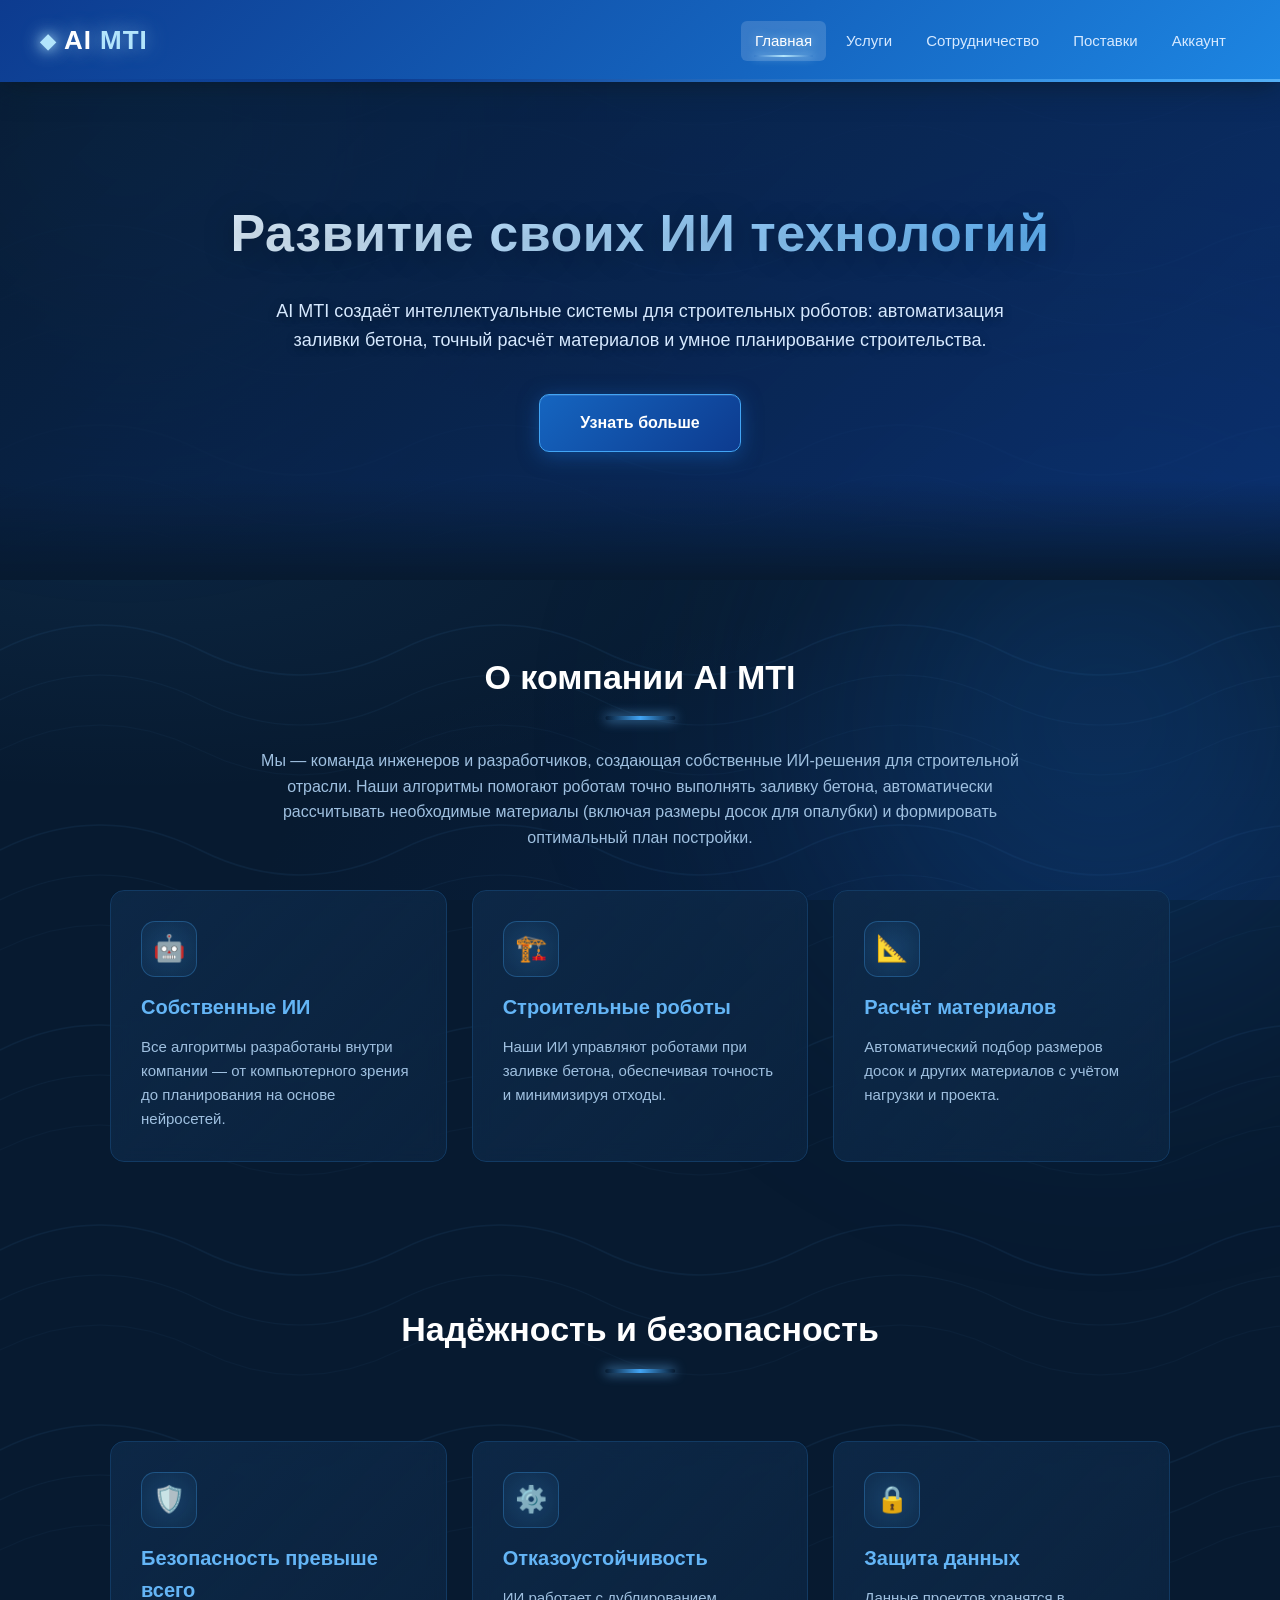
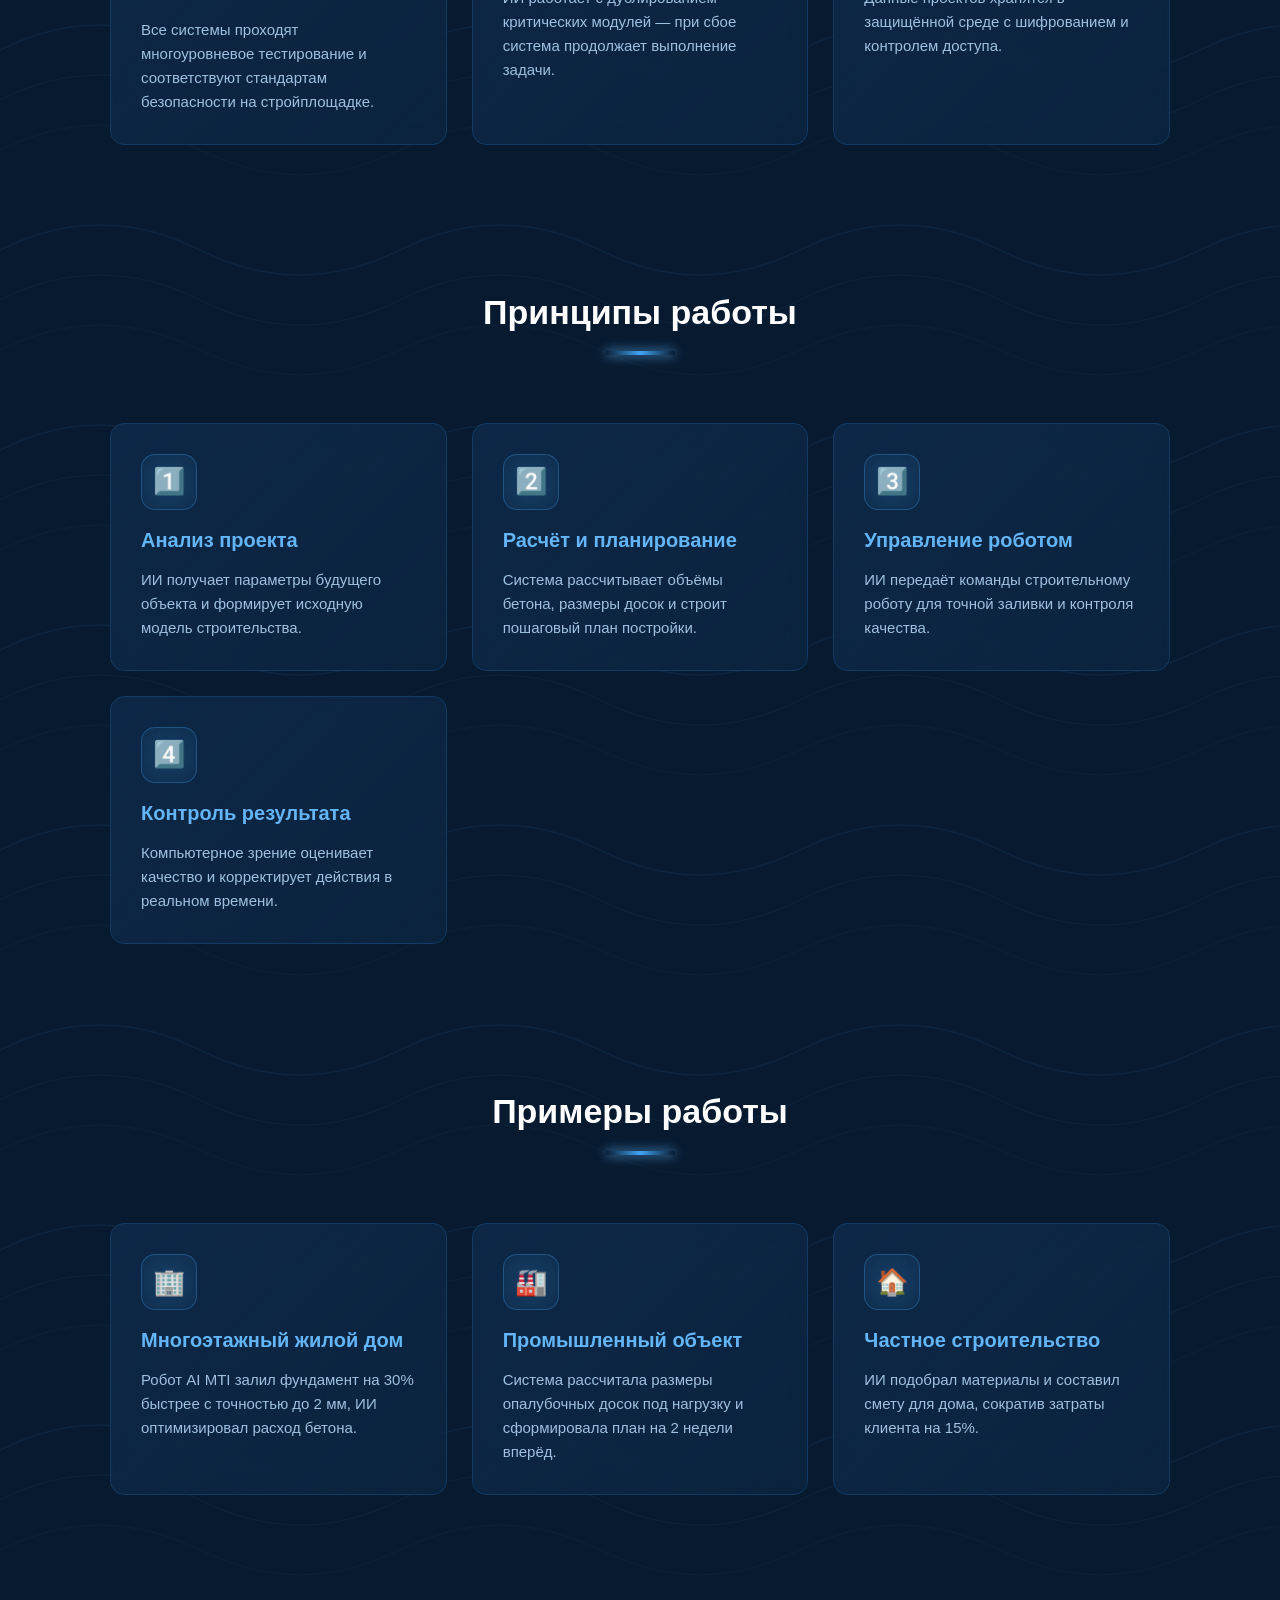
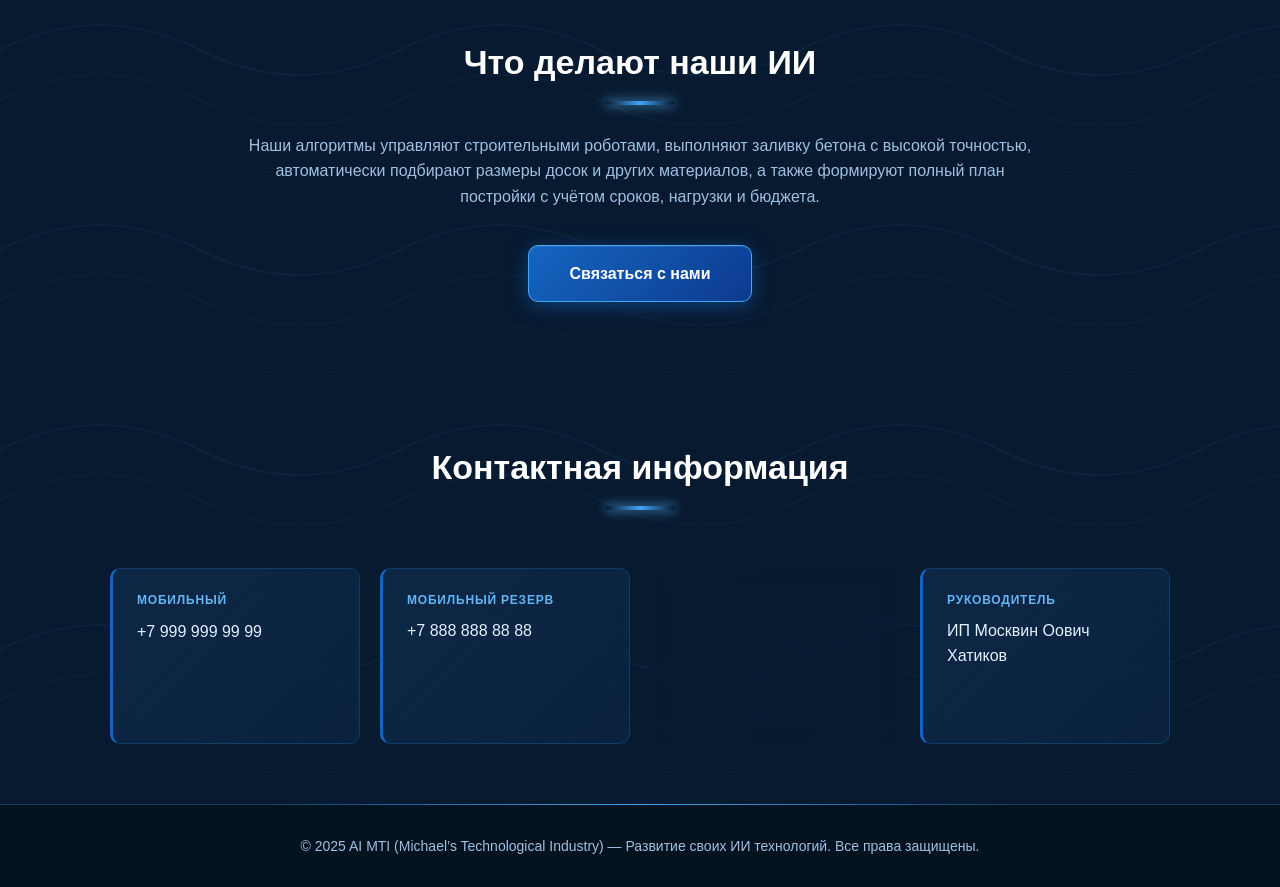
<file: index.html>
<!DOCTYPE html>
<html lang="ru">
<head>
<meta charset="UTF-8">
<meta name="viewport" content="width=device-width, initial-scale=1.0">
<title>AI MTI — Развитие ИИ технологий</title>
<link rel="stylesheet" href="style/styles.css">
</head>
<body>

<header>
  <a href="index.html" class="logo">AI<span> MTI</span></a>
  <nav>
    <a href="index.html" class="active">Главная</a>
    <a href="services.html">Услуги</a>
    <a href="cooperation.html">Сотрудничество</a>
    <a href="delivery.html">Поставки</a>
    <a href="account.html">Аккаунт</a>
  </nav>
</header>

<div class="hero">
  <h1>Развитие своих ИИ технологий</h1>
  <p>AI MTI создаёт интеллектуальные системы для строительных роботов: автоматизация заливки бетона, точный расчёт материалов и умное планирование строительства.</p>
  <a href="services.html" class="btn">Узнать больше</a>
</div>

<section id="about">
  <h2>О компании AI MTI</h2>
  <p class="lead">
    Мы — команда инженеров и разработчиков, создающая собственные ИИ-решения для строительной отрасли.
    Наши алгоритмы помогают роботам точно выполнять заливку бетона, автоматически рассчитывать необходимые материалы
    (включая размеры досок для опалубки) и формировать оптимальный план постройки.
  </p>
  <div class="grid">
    <div class="card">
      <span class="icon">🤖</span>
      <h3>Собственные ИИ</h3>
      <p>Все алгоритмы разработаны внутри компании — от компьютерного зрения до планирования на основе нейросетей.</p>
    </div>
    <div class="card">
      <span class="icon">🏗️</span>
      <h3>Строительные роботы</h3>
      <p>Наши ИИ управляют роботами при заливке бетона, обеспечивая точность и минимизируя отходы.</p>
    </div>
    <div class="card">
      <span class="icon">📐</span>
      <h3>Расчёт материалов</h3>
      <p>Автоматический подбор размеров досок и других материалов с учётом нагрузки и проекта.</p>
    </div>
  </div>
</section>

<section id="safety">
  <h2>Надёжность и безопасность</h2>
  <div class="grid">
    <div class="card">
      <span class="icon">🛡️</span>
      <h3>Безопасность превыше всего</h3>
      <p>Все системы проходят многоуровневое тестирование и соответствуют стандартам безопасности на стройплощадке.</p>
    </div>
    <div class="card">
      <span class="icon">⚙️</span>
      <h3>Отказоустойчивость</h3>
      <p>ИИ работает с дублированием критических модулей — при сбое система продолжает выполнение задачи.</p>
    </div>
    <div class="card">
      <span class="icon">🔒</span>
      <h3>Защита данных</h3>
      <p>Данные проектов хранятся в защищённой среде с шифрованием и контролем доступа.</p>
    </div>
  </div>
</section>

<section id="how">
  <h2>Принципы работы</h2>
  <div class="grid">
    <div class="card">
      <span class="icon">1️⃣</span>
      <h3>Анализ проекта</h3>
      <p>ИИ получает параметры будущего объекта и формирует исходную модель строительства.</p>
    </div>
    <div class="card">
      <span class="icon">2️⃣</span>
      <h3>Расчёт и планирование</h3>
      <p>Система рассчитывает объёмы бетона, размеры досок и строит пошаговый план постройки.</p>
    </div>
    <div class="card">
      <span class="icon">3️⃣</span>
      <h3>Управление роботом</h3>
      <p>ИИ передаёт команды строительному роботу для точной заливки и контроля качества.</p>
    </div>
    <div class="card">
      <span class="icon">4️⃣</span>
      <h3>Контроль результата</h3>
      <p>Компьютерное зрение оценивает качество и корректирует действия в реальном времени.</p>
    </div>
  </div>
</section>

<section id="examples">
  <h2>Примеры работы</h2>
  <div class="grid">
    <div class="card">
      <span class="icon">🏢</span>
      <h3>Многоэтажный жилой дом</h3>
      <p>Робот AI MTI залил фундамент на 30% быстрее с точностью до 2 мм, ИИ оптимизировал расход бетона.</p>
    </div>
    <div class="card">
      <span class="icon">🏭</span>
      <h3>Промышленный объект</h3>
      <p>Система рассчитала размеры опалубочных досок под нагрузку и сформировала план на 2 недели вперёд.</p>
    </div>
    <div class="card">
      <span class="icon">🏠</span>
      <h3>Частное строительство</h3>
      <p>ИИ подобрал материалы и составил смету для дома, сократив затраты клиента на 15%.</p>
    </div>
  </div>
</section>

<section id="contact">
  <h2>Что делают наши ИИ</h2>
  <p class="lead">
    Наши алгоритмы управляют строительными роботами, выполняют заливку бетона с высокой точностью,
    автоматически подбирают размеры досок и других материалов, а также формируют полный план постройки
    с учётом сроков, нагрузки и бюджета.
  </p>
  <div class="center">
    <a href="cooperation.html" class="btn">Связаться с нами</a>
  </div>
</section>

<section class="company-info">
  <h2>Контактная информация</h2>
  <div class="info-grid">
    <div class="info-item">
      <span class="info-label">Мобильный</span>
      <a href="tel:+79999999999" class="info-value">+7 999 999 99 99</a>
    </div>
    <div class="info-item">
      <span class="info-label">Мобильный резерв</span>
      <a href="tel:+78888888888" class="info-value">+7 888 888 88 88</a>
    </div>
    <div class="info-item">
      <span class="info-label">Юр. адрес компании</span>
      <span class="info-value">Москва, ул. Автомобильный проезд, 4, к42, кабинет 4009, 20 этаж</span>
    </div>
    <div class="info-item">
      <span class="info-label">Руководитель</span>
      <span class="info-value">ИП Москвин Оович Хатиков</span>
    </div>
  </div>
</section>

<footer>
  © 2025 AI MTI (Michael’s Technological Industry) — Развитие своих ИИ технологий. Все права защищены.
</footer>

</body>
</html>
</file>
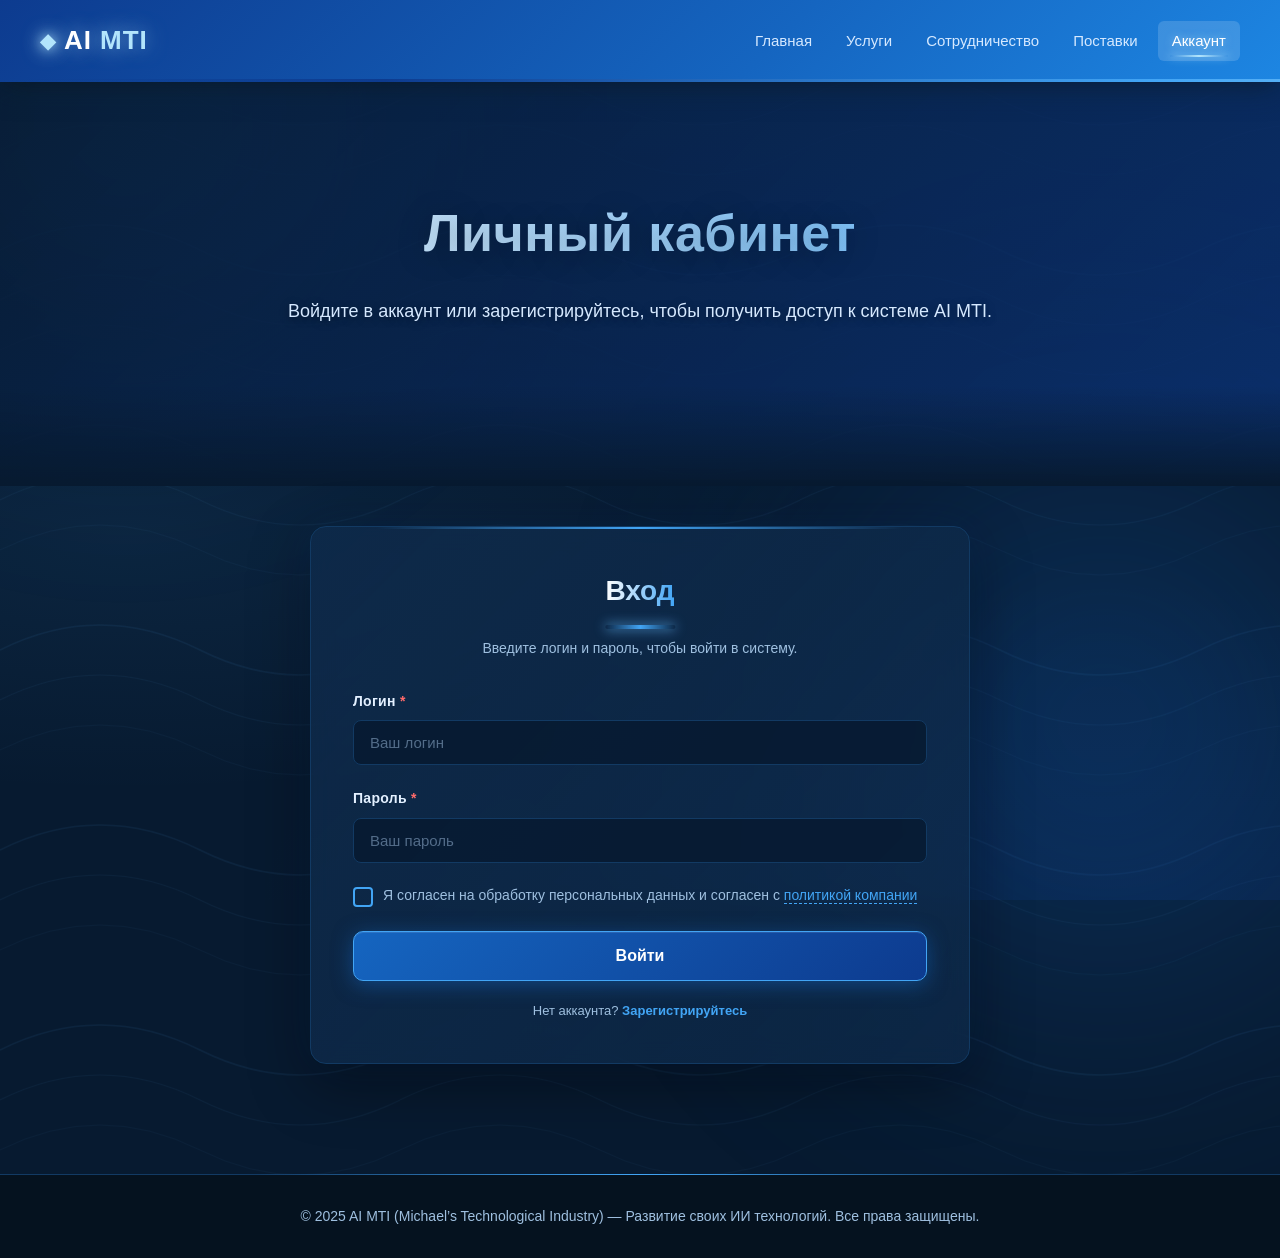
<file: account.html>
<!DOCTYPE html>
<html lang="ru">
<head>
<meta charset="UTF-8">
<meta name="viewport" content="width=device-width, initial-scale=1.0">
<title>Аккаунт — AI MTI</title>
<link rel="stylesheet" href="style/styles.css">
</head>
<body>

<header>
 <a href="index.html" class="logo">AI<span> MTI</span></a>
  <nav>
    <a href="index.html">Главная</a>
    <a href="services.html">Услуги</a>
    <a href="cooperation.html">Сотрудничество</a>
    <a href="delivery.html">Поставки</a>
    <a href="account.html" class="active">Аккаунт</a>
  </nav>
</header>

<div class="hero">
  <h1>Личный кабинет</h1>
  <p>Войдите в аккаунт или зарегистрируйтесь, чтобы получить доступ к системе AI MTI.</p>
</div>

<section class="account-section">
  <div class="account-card">
    <form id="loginForm" class="account-form active-form" onsubmit="handleLogin(event)">
      <h2 class="form-title">Вход</h2>
      <p class="form-subtitle">Введите логин и пароль, чтобы войти в систему.</p>

      <div class="form-group">
        <label for="loginUsername">Логин <span class="req">*</span></label>
        <input type="text" id="loginUsername" placeholder="Ваш логин" required>
      </div>

      <div class="form-group">
        <label for="loginPassword">Пароль <span class="req">*</span></label>
        <input type="password" id="loginPassword" placeholder="Ваш пароль" required>
      </div>

      <div class="checkbox-group">
        <label class="checkbox-label">
          <input type="checkbox" id="loginAgree" required>
          <span class="checkbox-custom"></span>
          <span class="checkbox-text">
            Я согласен на обработку персональных данных и согласен с
            <a href="policy.html" class="policy-link">политикой компании</a>
          </span>
        </label>
      </div>

      <button type="submit" class="btn btn-full">Войти</button>

      <p class="form-toggle">
        Нет аккаунта? <a href="#" onclick="showRegister(event)">Зарегистрируйтесь</a>
      </p>
    </form>

    <form id="registerForm" class="account-form" onsubmit="handleRegister(event)">
      <h2 class="form-title">Регистрация</h2>
      <p class="form-subtitle">Заполните все поля, чтобы создать аккаунт.</p>

      <div class="form-group">
        <label for="regEmail">Почта <span class="req">*</span></label>
        <input type="email" id="regEmail" placeholder="example@mail.ru" required>
      </div>

      <div class="form-group">
        <label for="regLogin">Логин <span class="req">*</span></label>
        <input type="text" id="regLogin" placeholder="Желаемый логин" required>
      </div>

      <div class="form-group">
        <label for="regPassword">Пароль <span class="req">*</span></label>
        <input type="password" id="regPassword" placeholder="Придумайте пароль" required>
      </div>

      <div class="form-group">
        <label for="regPassword2">Повторите пароль <span class="req">*</span></label>
        <input type="password" id="regPassword2" placeholder="Повторите пароль" required>
      </div>

      <div class="form-row">
        <div class="form-group">
          <label for="regFirstName">Имя <span class="req">*</span></label>
          <input type="text" id="regFirstName" placeholder="Иван" required>
        </div>
        <div class="form-group">
          <label for="regLastName">Фамилия <span class="req">*</span></label>
          <input type="text" id="regLastName" placeholder="Иванов" required>
        </div>
      </div>

      <div class="form-group">
        <label for="regMiddleName">Отчество <span class="req">*</span></label>
        <input type="text" id="regMiddleName" placeholder="Иванович" required>
      </div>

      <div class="form-group">
        <label for="regAddress">Адрес <span class="req">*</span></label>
        <input type="text" id="regAddress" placeholder="Город, улица, дом" required>
      </div>

      <div class="form-group">
        <label for="regCompany">Компания <span class="req">*</span></label>
        <input type="text" id="regCompany" placeholder="Название компании" required>
      </div>

      <div class="form-group">
        <label for="regPhone">Номер телефона <span class="req">*</span></label>
        <input type="tel" id="regPhone" placeholder="+7 (___) ___-__-__" required>
      </div>

      <div class="checkbox-group">
        <label class="checkbox-label">
          <input type="checkbox" id="regAgree" required>
          <span class="checkbox-custom"></span>
          <span class="checkbox-text">
            Я согласен на обработку персональных данных и согласен с
            <a href="policy.html" class="policy-link">политикой компании</a>
          </span>
        </label>
      </div>

      <button type="submit" class="btn btn-full">Зарегистрироваться</button>

      <p class="form-toggle">
        Уже есть аккаунт? <a href="#" onclick="showLogin(event)">Войдите</a>
      </p>
    </form>
  </div>
</section>

<footer>
  © 2025 AI MTI (Michael’s Technological Industry) — Развитие своих ИИ технологий. Все права защищены.
</footer>

<script>
function showRegister(e) {
  e.preventDefault();
  document.getElementById('loginForm').classList.remove('active-form');
  document.getElementById('registerForm').classList.add('active-form');
}

function showLogin(e) {
  e.preventDefault();
  document.getElementById('registerForm').classList.remove('active-form');
  document.getElementById('loginForm').classList.add('active-form');
}

function handleLogin(e) {
  e.preventDefault();
  alert('Вход выполнен (тестовая страница). Перенаправление не выполняется.');
}

function handleRegister(e) {
  e.preventDefault();
  const p1 = document.getElementById('regPassword').value;
  const p2 = document.getElementById('regPassword2').value;

  if (p1 !== p2) {
    alert('Пароли не совпадают. Пожалуйста, проверьте ввод.');
    return;
  }
  alert('Регистрация успешна (тестовая страница). Перенаправление не выполняется.');
}
</script>

</body>
</html>
</file>
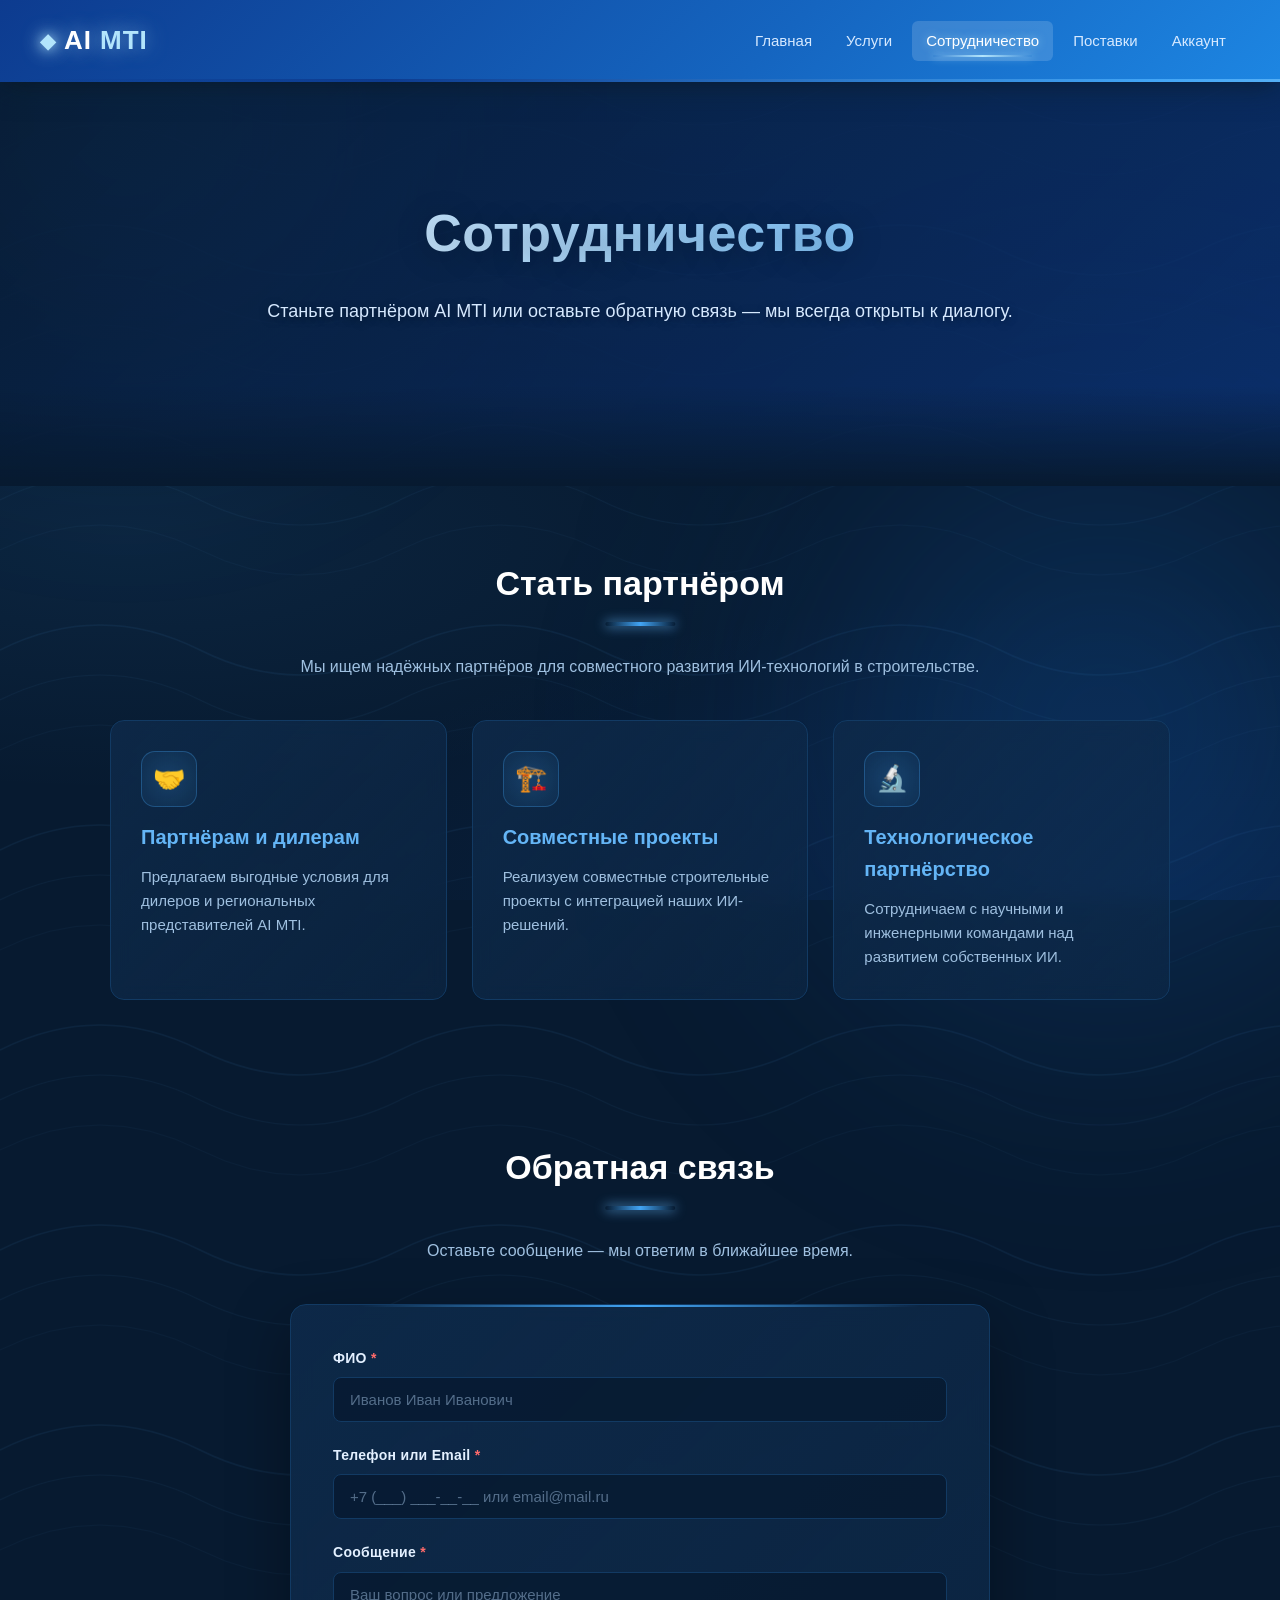
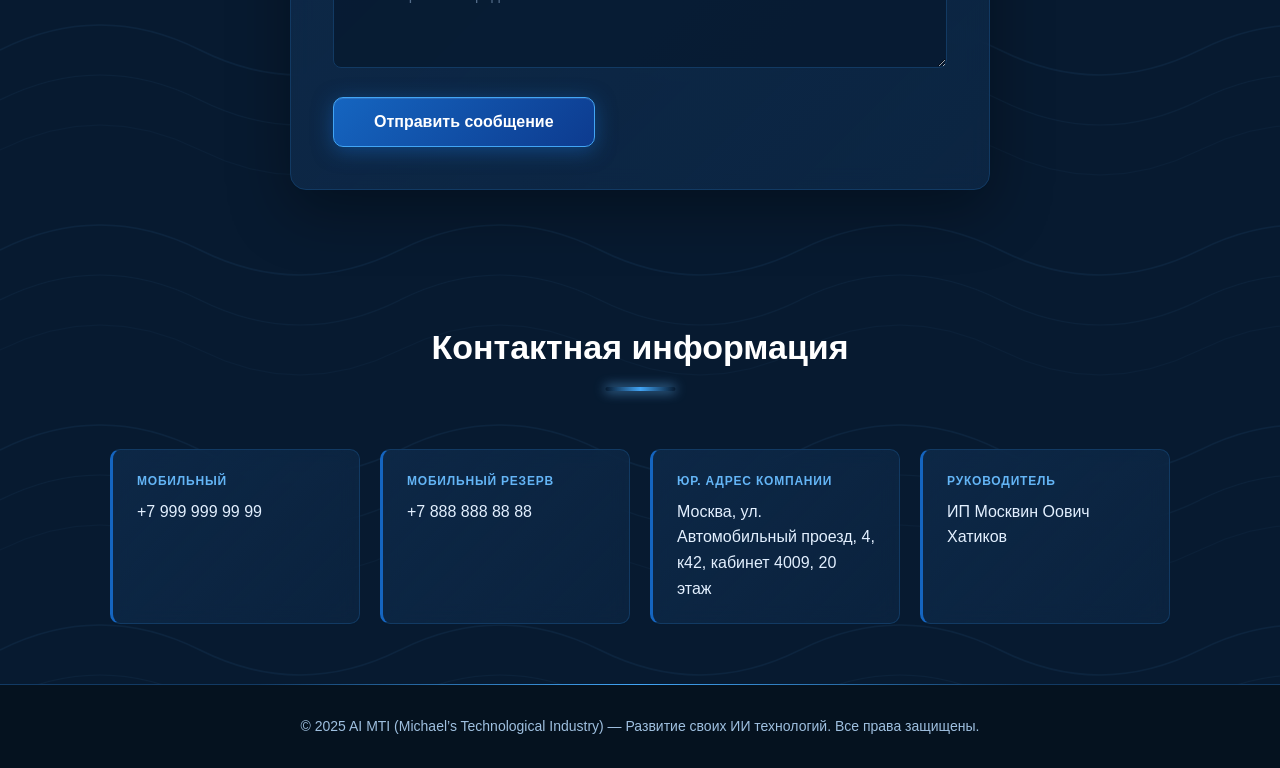
<file: cooperation.html>
<!DOCTYPE html>
<html lang="ru">
<head>
<meta charset="UTF-8">
<meta name="viewport" content="width=device-width, initial-scale=1.0">
<title>Сотрудничество — AI MTI</title>
<link rel="stylesheet" href="style/styles.css">
</head>
<body>

<header>
 <a href="index.html" class="logo">AI<span> MTI</span></a>
  <nav>
    <a href="index.html">Главная</a>
    <a href="services.html">Услуги</a>
    <a href="cooperation.html" class="active">Сотрудничество</a>
    <a href="delivery.html">Поставки</a>
    <a href="account.html">Аккаунт</a>
  </nav>
</header>

<div class="hero">
  <h1>Сотрудничество</h1>
  <p>Станьте партнёром AI MTI или оставьте обратную связь — мы всегда открыты к диалогу.</p>
</div>

<section id="partnership">
  <h2>Стать партнёром</h2>
  <p class="lead">
    Мы ищем надёжных партнёров для совместного развития ИИ-технологий в строительстве.
  </p>
  <div class="grid">
    <div class="card">
      <span class="icon">🤝</span>
      <h3>Партнёрам и дилерам</h3>
      <p>Предлагаем выгодные условия для дилеров и региональных представителей AI MTI.</p>
    </div>
    <div class="card">
      <span class="icon">🏗️</span>
      <h3>Совместные проекты</h3>
      <p>Реализуем совместные строительные проекты с интеграцией наших ИИ-решений.</p>
    </div>
    <div class="card">
      <span class="icon">🔬</span>
      <h3>Технологическое партнёрство</h3>
      <p>Сотрудничаем с научными и инженерными командами над развитием собственных ИИ.</p>
    </div>
  </div>
</section>

<section id="feedback">
  <h2>Обратная связь</h2>
  <p class="lead">Оставьте сообщение — мы ответим в ближайшее время.</p>
  <div class="form-container" style="margin-top:40px;">
    <form onsubmit="handleFeedback(event)">
      <div class="form-group">
        <label for="fbName">ФИО <span class="req">*</span></label>
        <input type="text" id="fbName" placeholder="Иванов Иван Иванович" required>
      </div>
      <div class="form-group">
        <label for="fbContact">Телефон или Email <span class="req">*</span></label>
        <input type="text" id="fbContact" placeholder="+7 (___) ___-__-__ или email@mail.ru" required>
      </div>
      <div class="form-group">
        <label for="fbMessage">Сообщение <span class="req">*</span></label>
        <textarea id="fbMessage" rows="4" placeholder="Ваш вопрос или предложение" required></textarea>
      </div>
      <button type="submit" class="btn">Отправить сообщение</button>
    </form>
  </div>
</section>

<section class="company-info">
  <h2>Контактная информация</h2>
  <div class="info-grid">
    <div class="info-item">
      <span class="info-label">Мобильный</span>
      <a href="tel:+79999999999" class="info-value">+7 999 999 99 99</a>
    </div>
    <div class="info-item">
      <span class="info-label">Мобильный резерв</span>
      <a href="tel:+78888888888" class="info-value">+7 888 888 88 88</a>
    </div>
    <div class="info-item">
      <span class="info-label">Юр. адрес компании</span>
      <span class="info-value">Москва, ул. Автомобильный проезд, 4, к42, кабинет 4009, 20 этаж</span>
    </div>
    <div class="info-item">
      <span class="info-label">Руководитель</span>
      <span class="info-value">ИП Москвин Оович Хатиков</span>
    </div>
  </div>
</section>

<footer>
  © 2025 AI MTI (Michael’s Technological Industry) — Развитие своих ИИ технологий. Все права защищены.
</footer>

<script>
function handleFeedback(event) {
  event.preventDefault();
  const name = document.getElementById('fbName').value;
  alert('Спасибо, ' + name + '! Ваше сообщение отправлено. Мы свяжемся с вами скоро.');
  event.target.reset();
}
</script>

</body>
</html>
</file>
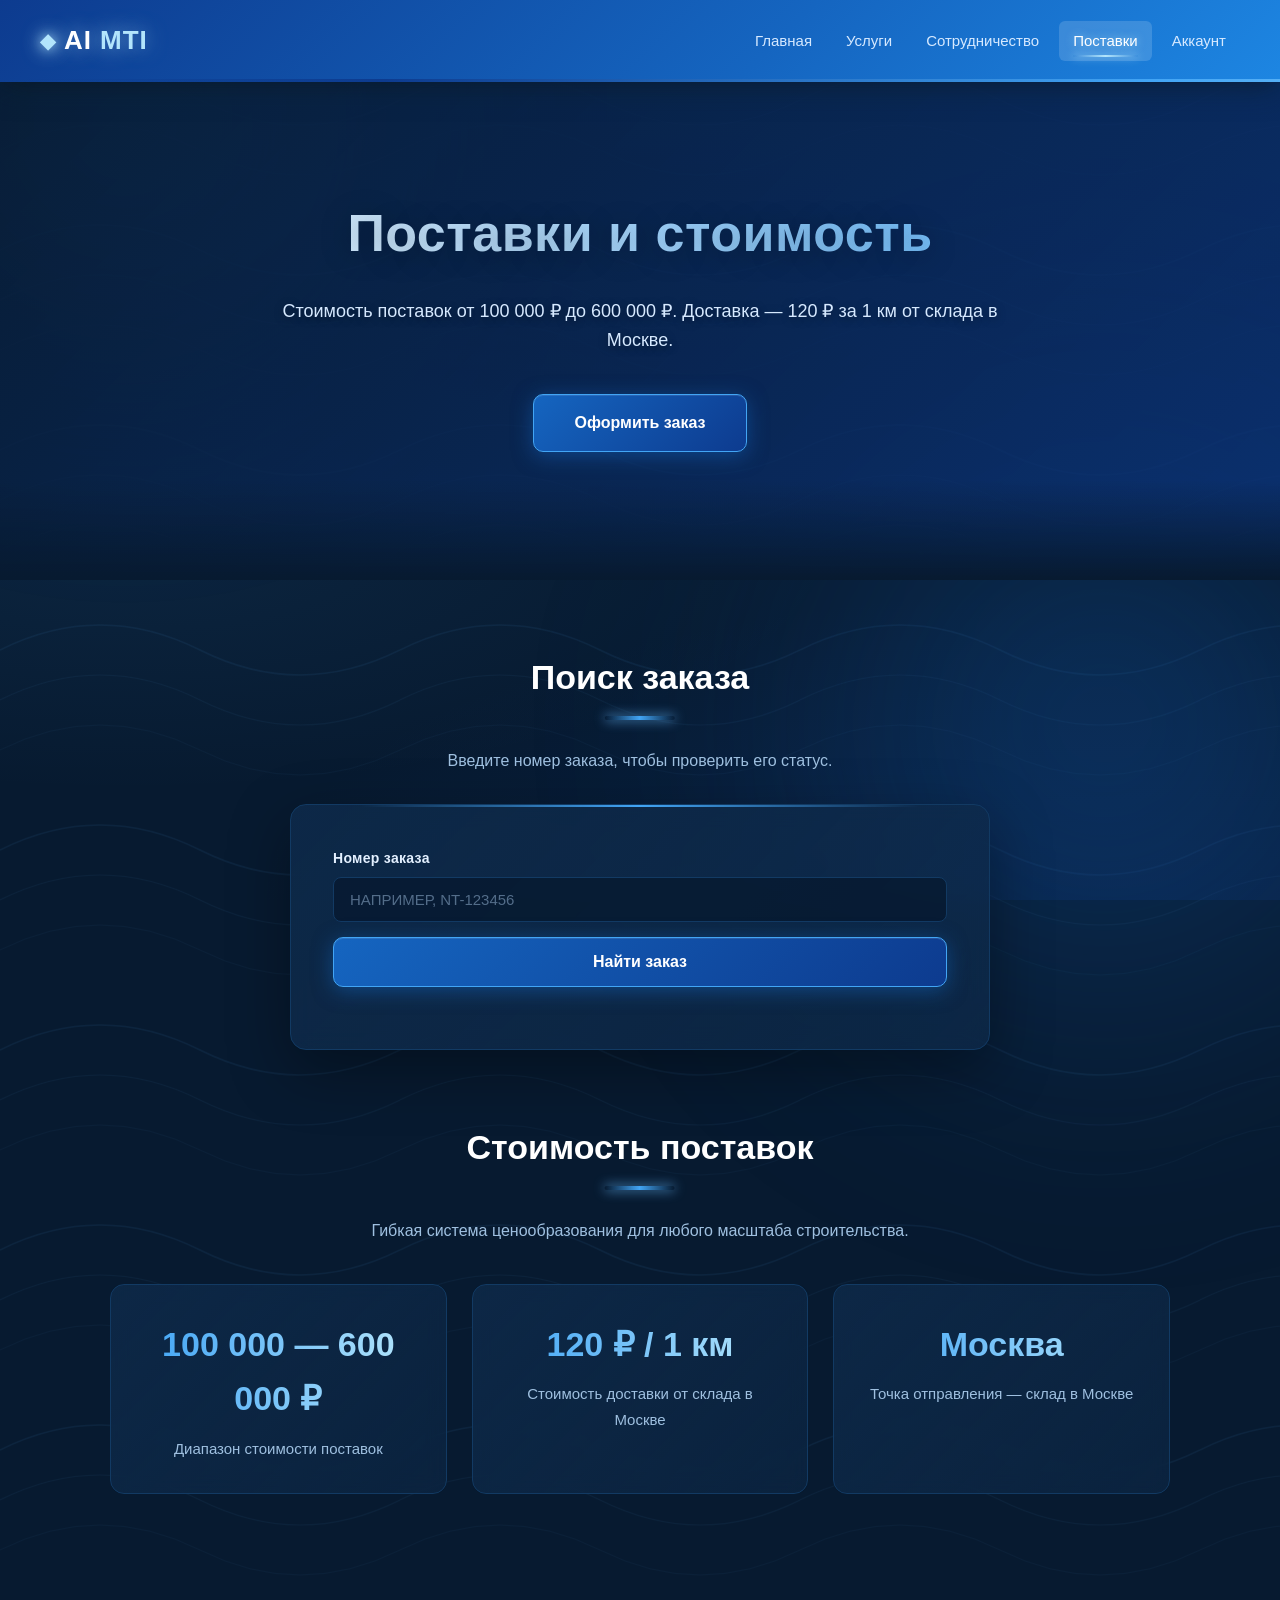
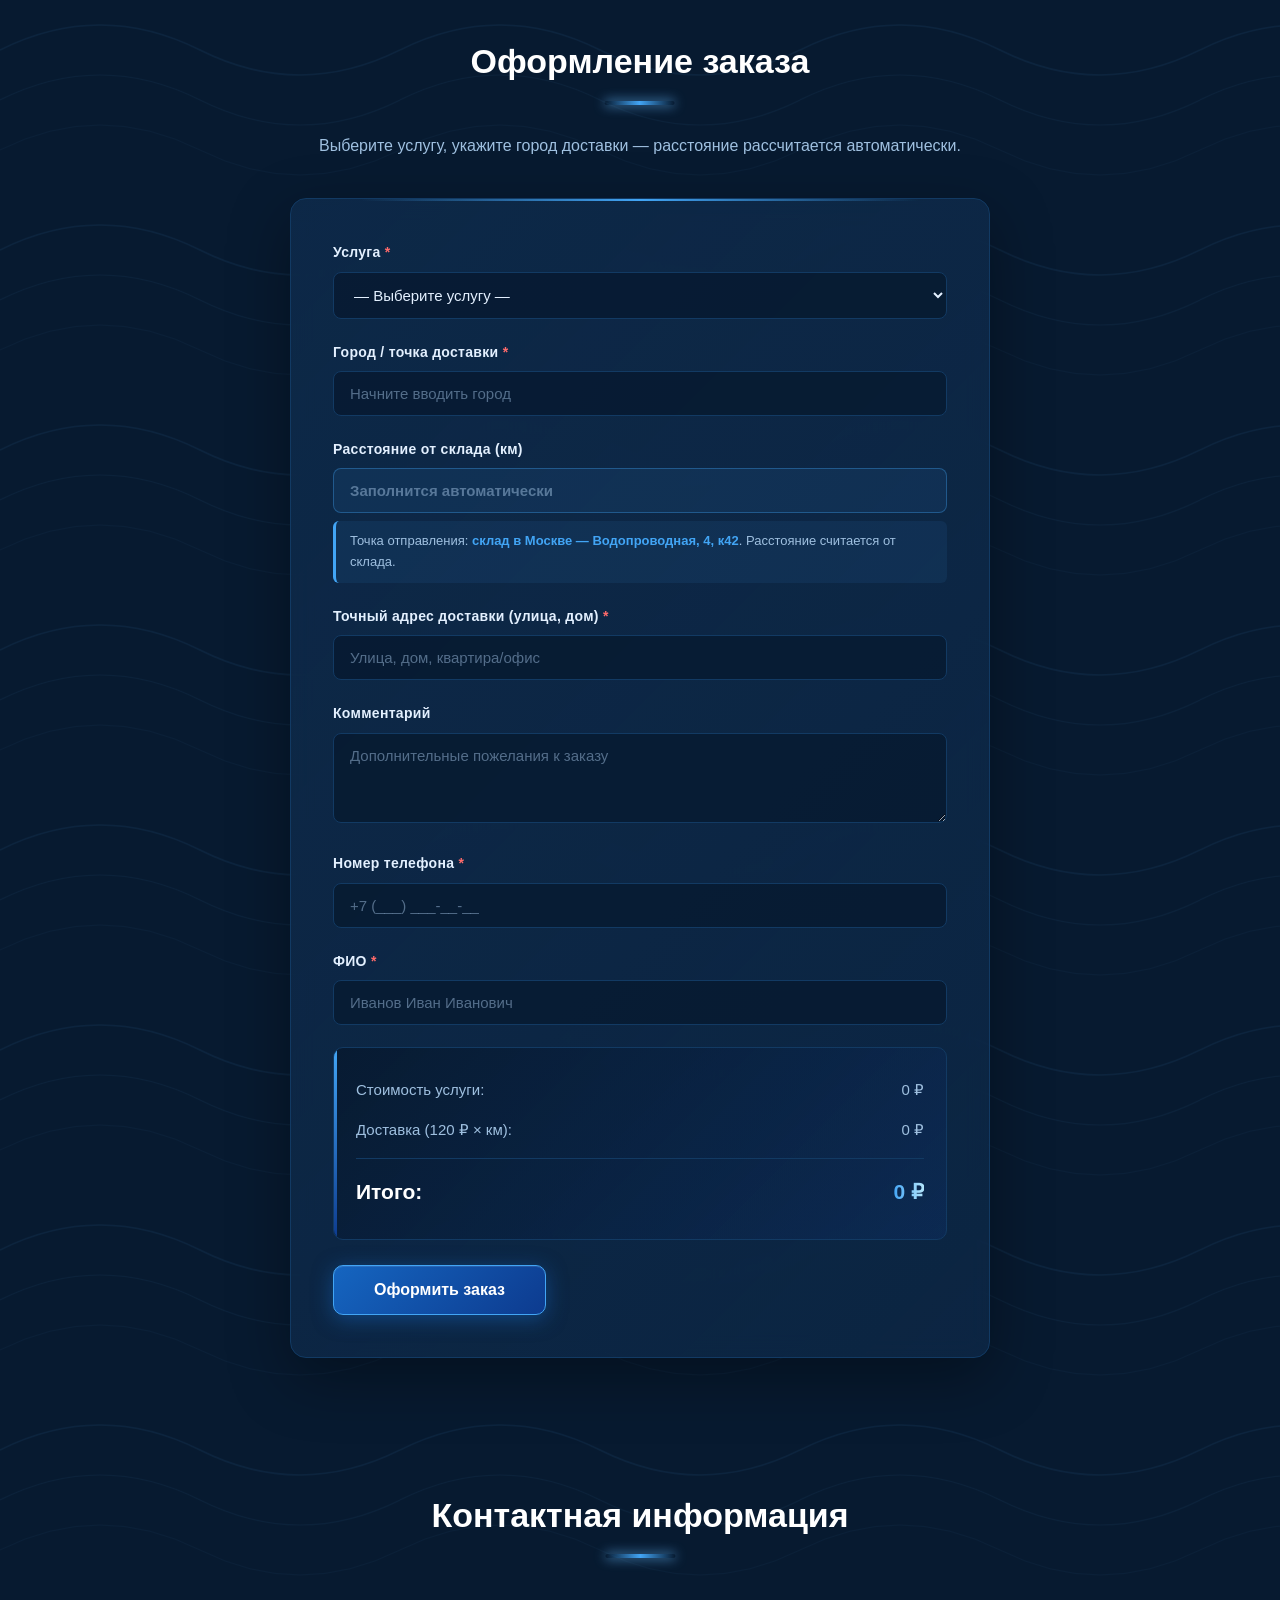
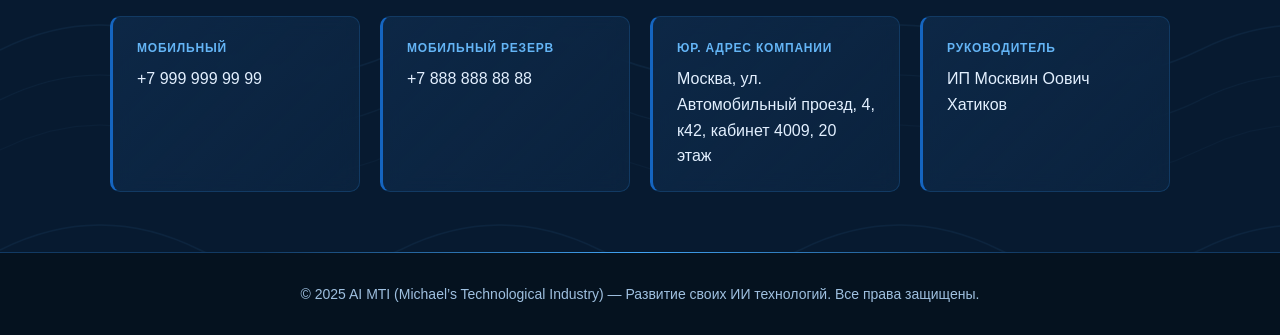
<file: delivery.html>
<!DOCTYPE html>
<html lang="ru">
<head>
<meta charset="UTF-8">
<meta name="viewport" content="width=device-width, initial-scale=1.0">
<title>Поставки и стоимость — AI MTI</title>
<link rel="stylesheet" href="style/styles.css">
</head>
<body>

<header>
  <a href="index.html" class="logo">AI<span> MTI</span></a>
  <nav>
    <a href="index.html">Главная</a>
    <a href="services.html">Услуги</a>
    <a href="cooperation.html">Сотрудничество</a>
    <a href="delivery.html" class="active">Поставки</a>
    <a href="account.html">Аккаунт</a>
  </nav>
</header>

<div class="hero">
  <h1>Поставки и стоимость</h1>
  <p>Стоимость поставок от 100 000 ₽ до 600 000 ₽. Доставка — 120 ₽ за 1 км от склада в Москве.</p>
  <a href="#order" class="btn">Оформить заказ</a>
</div>

<section id="search-order" style="padding-bottom: 0;">
  <h2>Поиск заказа</h2>
  <p class="lead">Введите номер заказа, чтобы проверить его статус.</p>
  <div class="form-container search-container" style="margin-top: 30px;">
    <div class="form-group" style="margin-bottom: 15px;">
      <label for="searchOrderNumber">Номер заказа</label>
      <input type="text" id="searchOrderNumber" placeholder="Например, NT-123456" style="text-transform: uppercase;">
    </div>
    <button type="button" id="searchBtn" class="btn btn-full" onclick="searchOrder()">Найти заказ</button>
    <p id="searchError" class="search-error" style="display: none;"></p>
  </div>
</section>

<section id="info">
  <h2>Стоимость поставок</h2>
  <p class="lead">Гибкая система ценообразования для любого масштаба строительства.</p>
  <div class="grid">
    <div class="info-card">
      <span class="big">100 000 — 600 000 ₽</span>
      <span class="label">Диапазон стоимости поставок</span>
    </div>
    <div class="info-card">
      <span class="big">120 ₽ / 1 км</span>
      <span class="label">Стоимость доставки от склада в Москве</span>
    </div>
    <div class="info-card">
      <span class="big">Москва</span>
      <span class="label">Точка отправления — склад в Москве</span>
    </div>
  </div>
</section>

<section id="order">
  <h2>Оформление заказа</h2>
  <p class="lead">Выберите услугу, укажите город доставки — расстояние рассчитается автоматически.</p>

  <div class="form-container" style="margin-top:40px;">
    <form onsubmit="handleOrder(event)">

      <div class="form-group">
        <label for="service">Услуга <span class="req">*</span></label>
        <select id="service" required onchange="updateTotal()">
          <option value="">— Выберите услугу —</option>
          <option value="100000">Спец-доступ к ИИ (Базовый) — 100 000 ₽</option>
          <option value="250000">Спец-доступ к ИИ (Расширенный) — 250 000 ₽</option>
          <option value="350000">Установка ИИ под ключ (Базовая) — 350 000 ₽</option>
          <option value="600000">Установка ИИ под ключ (Полная) — 600 000 ₽</option>
        </select>
      </div>

      <div class="form-group">
        <label for="city">Город / точка доставки <span class="req">*</span></label>
        <input type="text" id="city" list="cityList" placeholder="Начните вводить город" required oninput="updateDistance()">
        <datalist id="cityList"></datalist>
      </div>

      <div class="form-group">
        <label for="distance">Расстояние от склада (км)</label>
        <input type="text" id="distance" readonly placeholder="Заполнится автоматически">
        <div class="warehouse-hint">
          Точка отправления: <strong>склад в Москве — Водопроводная, 4, к42</strong>. Расстояние считается от склада.
        </div>
      </div>

      <div class="form-group">
        <label for="address">Точный адрес доставки (улица, дом) <span class="req">*</span></label>
        <input type="text" id="address" placeholder="Улица, дом, квартира/офис" required>
      </div>

      <div class="form-group">
        <label for="comment">Комментарий</label>
        <textarea id="comment" rows="3" placeholder="Дополнительные пожелания к заказу"></textarea>
      </div>

      <div class="form-group">
        <label for="phone">Номер телефона <span class="req">*</span></label>
        <input type="tel" id="phone" placeholder="+7 (___) ___-__-__" required>
      </div>

      <div class="form-group">
        <label for="name">ФИО <span class="req">*</span></label>
        <input type="text" id="name" placeholder="Иванов Иван Иванович" required>
      </div>

      <div class="total-box">
        <div class="total-row">
          <span>Стоимость услуги:</span>
          <span id="servicePrice">0 ₽</span>
        </div>
        <div class="total-row">
          <span>Доставка (120 ₽ × км):</span>
          <span id="deliveryPrice">0 ₽</span>
        </div>
        <div class="total-row total-final">
          <span>Итого:</span>
          <span id="totalPrice">0 ₽</span>
        </div>
      </div>

      <button type="submit" class="btn">Оформить заказ</button>
    </form>
  </div>
</section>

<section class="company-info">
  <h2>Контактная информация</h2>
  <div class="info-grid">
    <div class="info-item">
      <span class="info-label">Мобильный</span>
      <a href="tel:+79999999999" class="info-value">+7 999 999 99 99</a>
    </div>
    <div class="info-item">
      <span class="info-label">Мобильный резерв</span>
      <a href="tel:+78888888888" class="info-value">+7 888 888 88 88</a>
    </div>
    <div class="info-item">
      <span class="info-label">Юр. адрес компании</span>
      <span class="info-value">Москва, ул. Автомобильный проезд, 4, к42, кабинет 4009, 20 этаж</span>
    </div>
    <div class="info-item">
      <span class="info-label">Руководитель</span>
      <span class="info-value">ИП Москвин Оович Хатиков</span>
    </div>
  </div>
</section>

<footer>
  © 2025 AI MTI (Michael’s Technological Industry) — Развитие своих ИИ технологий. Все права защищены.
</footer>

<script>
const FIREBASE_URL = 'https://YOUR-PROJECT-default-rtdb.firebaseio.com';

function cloudEnabled() {
  return FIREBASE_URL && !FIREBASE_URL.includes('YOUR-PROJECT');
}

function cloudUrl(path) {
  return FIREBASE_URL.replace(/\/$/, '') + '/' + path + '.json';
}

async function searchOrder() {
  const input = document.getElementById('searchOrderNumber');
  const errorEl = document.getElementById('searchError');
  const btn = document.getElementById('searchBtn');
  const orderNumber = input.value.trim().toUpperCase();

  errorEl.style.display = 'none';

  if (!orderNumber) {
    errorEl.textContent = 'Пожалуйста, введите номер заказа.';
    errorEl.style.display = 'block';
    return;
  }

  btn.disabled = true;
  btn.textContent = 'Ищем заказ...';

  let found = null;

  if (cloudEnabled()) {
    try {
      const res = await fetch(cloudUrl('orders/' + orderNumber));
      if (res.ok) {
        const data = await res.json();
        if (data) found = data;
      }
    } catch (e) {
      console.warn('Cloud search failed:', e);
    }
  }

  if (!found) {
    const local = localStorage.getItem('aimti_order_' + orderNumber);
    if (local) {
      try { found = JSON.parse(local); } catch (e) {}
    }
  }

  btn.disabled = false;
  btn.textContent = 'Найти заказ';

  if (found) {
    window.location.href = 'order.html?order=' + encodeURIComponent(orderNumber);
  } else {
    errorEl.textContent = 'Заказ с таким номером не найден. Проверьте номер.';
    errorEl.style.display = 'block';
  }
}

const cityDistances = {
  'Москва': 0, 'Химки': 20, 'Балашиха': 25, 'Подольск': 40, 'Люберцы': 20,
  'Мытищи': 22, 'Красногорск': 25, 'Одинцово': 25, 'Домодедово': 45,
  'Щёлково': 40, 'Королёв': 25, 'Реутов': 20, 'Долгопрудный': 20,
  'Видное': 25, 'Дмитров': 65, 'Сергиев Посад': 75, 'Ногинск': 55,
  'Орехово-Зуево': 80, 'Серпухов': 100, 'Наро-Фоминск': 70, 'Можайск': 110,
  'Волоколамск': 130, 'Клин': 85, 'Солнечногорск': 65, 'Истра': 60,
  'Зеленоград': 40, 'Троицк': 40, 'Апрелевка': 40,
  'Санкт-Петербург': 700, 'СПб': 700, 'Нижний Новгород': 400, 'Казань': 800,
  'Екатеринбург': 1800, 'Новосибирск': 3300, 'Самара': 1000, 'Омск': 2700,
  'Челябинск': 1800, 'Ростов-на-Дону': 1100, 'Уфа': 1300, 'Красноярск': 4000,
  'Воронеж': 500, 'Пермь': 1400, 'Волгоград': 1000, 'Краснодар': 1350,
  'Саратов': 850, 'Тюмень': 2100, 'Тольятти': 1000, 'Ижевск': 1200,
  'Барнаул': 3600, 'Ульяновск': 900, 'Иркутск': 5200, 'Хабаровск': 8300,
  'Владивосток': 9000, 'Ярославль': 270, 'Владимир': 190, 'Тула': 180,
  'Калуга': 180, 'Рязань': 200, 'Тверь': 180, 'Иваново': 300, 'Брянск': 380,
  'Белгород': 700, 'Курск': 530, 'Орёл': 360, 'Липецк': 450, 'Тамбов': 480,
  'Пенза': 640, 'Смоленск': 400, 'Великий Новгород': 560, 'Псков': 740,
  'Вологда': 480, 'Архангельск': 1300, 'Мурманск': 2000, 'Сочи': 1600,
  'Анапа': 1550, 'Новороссийск': 1500, 'Ставрополь': 1400, 'Астрахань': 1300,
  'Калининград': 1400, 'Симферополь': 1500, 'Севастополь': 1600,
  'Кострома': 340, 'Киров': 950, 'Курган': 2000, 'Оренбург': 1500,
  'Чебоксары': 650, 'Саранск': 650, 'Йошкар-Ола': 750, 'Майкоп': 1400,
  'Элиста': 1250, 'Махачкала': 1900, 'Грозный': 1800, 'Нальчик': 1600,
  'Владикавказ': 1800, 'Черкесск': 1550, 'Петрозаводск': 1000, 'Сыктывкар': 1300
};

const cityLookup = {};
Object.entries(cityDistances).forEach(([city, dist]) => {
  cityLookup[city.toLowerCase()] = dist;
});

const cityList = document.getElementById('cityList');
Object.keys(cityDistances).sort().forEach(city => {
  const option = document.createElement('option');
  option.value = city;
  cityList.appendChild(option);
});

let currentDistance = 0;
let distanceKnown = false;

function updateDistance() {
  const input = document.getElementById('city');
  const distanceField = document.getElementById('distance');
  const city = input.value.trim().toLowerCase();

  if (city === '') {
    currentDistance = 0;
    distanceKnown = false;
    distanceField.value = '';
    distanceField.classList.remove('found', 'not-found');
  } else if (cityLookup.hasOwnProperty(city)) {
    currentDistance = cityLookup[city];
    distanceKnown = true;
    distanceField.value = currentDistance + ' км';
    distanceField.classList.add('found');
    distanceField.classList.remove('not-found');
  } else {
    currentDistance = 0;
    distanceKnown = false;
    distanceField.value = 'Уточняется';
    distanceField.classList.remove('found');
    distanceField.classList.add('not-found');
  }
  updateTotal();
}

function updateTotal() {
  const service = document.getElementById('service');
  const servicePrice = parseFloat(service.value) || 0;
  const deliveryPrice = currentDistance * 120;
  const total = servicePrice + deliveryPrice;

  document.getElementById('servicePrice').textContent = servicePrice.toLocaleString('ru-RU') + ' ₽';
  document.getElementById('deliveryPrice').textContent = deliveryPrice.toLocaleString('ru-RU') + ' ₽';
  document.getElementById('totalPrice').textContent = total.toLocaleString('ru-RU') + ' ₽';
}

async function handleOrder(event) {
  event.preventDefault();

  const serviceSelect = document.getElementById('service');
  const serviceText = serviceSelect.options[serviceSelect.selectedIndex].text;
  const city = document.getElementById('city').value.trim();
  const address = document.getElementById('address').value.trim();
  const servicePrice = parseFloat(serviceSelect.value) || 0;
  const deliveryPrice = currentDistance * 120;
  const total = servicePrice + deliveryPrice;

  const orderNumber = 'NT-' + Math.floor(100000 + Math.random() * 900000);

  const orderData = {
    orderNumber: orderNumber,
    service: serviceText,
    city: city,
    address: address,
    distance: currentDistance,
    total: total,
    status: 'Оформление',
    createdAt: new Date().toISOString()
  };

  try {
    localStorage.setItem('aimti_order_' + orderNumber, JSON.stringify(orderData));
  } catch (e) {
    console.warn('localStorage failed:', e);
  }

  let cloudOk = true;
  if (cloudEnabled()) {
    try {
      const res = await fetch(cloudUrl('orders/' + orderNumber), {
        method: 'PUT',
        headers: { 'Content-Type': 'application/json' },
        body: JSON.stringify(orderData)
      });
      if (!res.ok) throw new Error('HTTP ' + res.status);
    } catch (e) {
      cloudOk = false;
      console.warn('Cloud save failed:', e);
    }
  }

  if (cloudEnabled() && !cloudOk) {
    alert('Заказ сохранён локально (в этом браузере), но не в облаке. Проверьте интернет или настройки Firebase.\n\nНомер заказа: ' + orderNumber);
  }

  window.location.href = 'order.html?order=' + encodeURIComponent(orderNumber);
}
</script>

</body>
</html>
</file>
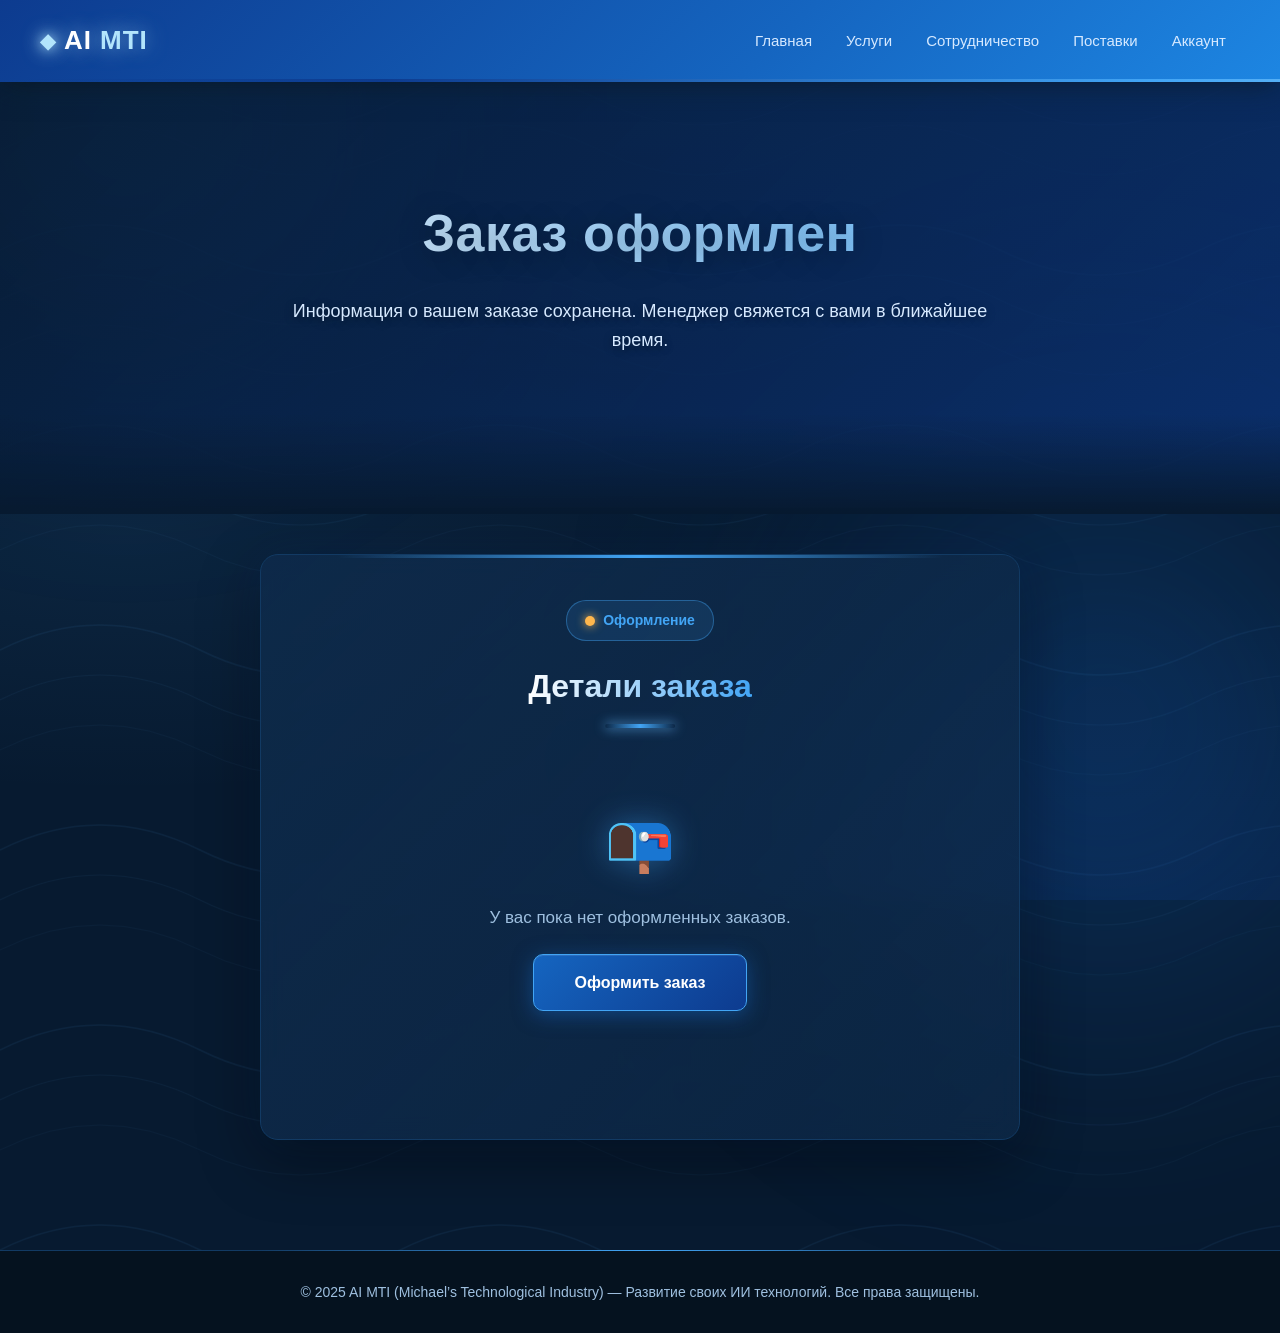
<file: order.html>
<!DOCTYPE html>
<html lang="ru">
<head>
<meta charset="UTF-8">
<meta name="viewport" content="width=device-width, initial-scale=1.0">
<title>Заказ — AI MTI</title>
<link rel="stylesheet" href="style/styles.css">
</head>
<body>

<header>
  <a href="index.html" class="logo">AI<span> MTI</span></a>
  <nav>
    <a href="index.html">Главная</a>
    <a href="services.html">Услуги</a>
    <a href="cooperation.html">Сотрудничество</a>
    <a href="delivery.html">Поставки</a>
    <a href="account.html">Аккаунт</a>
  </nav>
</header>

<div class="hero">
  <h1>Заказ оформлен</h1>
  <p>Информация о вашем заказе сохранена. Менеджер свяжется с вами в ближайшее время.</p>
</div>

<section class="order-section">
  <div class="order-card">

    <div class="order-status-badge">
      <span class="status-dot"></span>
      <span>Оформление</span>
    </div>

    <h2 class="order-title">Детали заказа <span id="orderNumberSpan"></span></h2>

    <div class="order-details" id="orderDetails">
      <div class="order-loading">⏳ Загрузка данных...</div>
    </div>

    <div class="order-actions" style="display: none;" id="orderActions">
      <a href="delivery.html" class="btn">Новый заказ</a>
      <a href="index.html" class="btn btn-secondary">На главную</a>
    </div>

  </div>
</section>

<footer>
  © 2025 AI MTI (Michael’s Technological Industry) — Развитие своих ИИ технологий. Все права защищены.
</footer>

<script>
const FIREBASE_URL = 'https://YOUR-PROJECT-default-rtdb.firebaseio.com';

function cloudEnabled() {
  return FIREBASE_URL && !FIREBASE_URL.includes('YOUR-PROJECT');
}

function cloudUrl(path) {
  return FIREBASE_URL.replace(/\/$/, '') + '/' + path + '.json';
}

(async function () {
  const params = new URLSearchParams(window.location.search);
  const orderNumber = params.get('order');
  const details = document.getElementById('orderDetails');
  const actions = document.getElementById('orderActions');

  if (!orderNumber) {
    details.innerHTML =
      '<div class="order-empty">' +
        '<span class="order-empty-icon">📭</span>' +
        '<p>У вас пока нет оформленных заказов.</p>' +
        '<a href="delivery.html" class="btn" style="margin-top:15px;">Оформить заказ</a>' +
      '</div>';
    return;
  }

  let data = null;

  if (cloudEnabled()) {
    try {
      const res = await fetch(cloudUrl('orders/' + orderNumber));
      if (res.ok) {
        const cloudData = await res.json();
        if (cloudData) data = cloudData;
      }
    } catch (e) {
      console.warn('Cloud fetch failed:', e);
    }
  }

  if (!data) {
    const local = localStorage.getItem('aimti_order_' + orderNumber);
    if (local) {
      try { data = JSON.parse(local); } catch (e) {}
    }
  }

  if (!data) {
    details.innerHTML =
      '<div class="order-empty">' +
        '<span class="order-empty-icon">❌</span>' +
        '<p>Заказ <strong>' + orderNumber + '</strong> не найден.</p>' +
        '<a href="delivery.html" class="btn" style="margin-top:15px;">Оформить новый</a>' +
      '</div>';
    return;
  }

  const warehouse = 'Москва, Водопроводная, 4, к42';
  const deliveryPoint = (data.city || '') + (data.city && data.address ? ', ' : '') + (data.address || '');
  const totalFormatted = Number(data.total).toLocaleString('ru-RU') + ' ₽';

  document.getElementById('orderNumberSpan').textContent = '№ ' + orderNumber;

  details.innerHTML =
    '<div class="order-item">' +
      '<div class="order-icon">🛠️</div>' +
      '<div class="order-content">' +
        '<span class="order-label">Услуга</span>' +
        '<span class="order-value">' + (data.service || '—') + '</span>' +
      '</div>' +
    '</div>' +
    '<div class="order-item">' +
      '<div class="order-icon">⏳</div>' +
      '<div class="order-content">' +
        '<span class="order-label">Состояние заказа</span>' +
        '<span class="order-value"><span class="status-badge-inline">' + (data.status || 'Оформление') + '</span></span>' +
      '</div>' +
    '</div>' +
    '<div class="order-item">' +
      '<div class="order-icon">🚚</div>' +
      '<div class="order-content">' +
        '<span class="order-label">Путь</span>' +
        '<span class="order-value">' + warehouse + ' → ' + (deliveryPoint || 'Не указана') + ' (' + data.distance + ' км)</span>' +
      '</div>' +
    '</div>' +
    '<div class="order-item">' +
      '<div class="order-icon">💰</div>' +
      '<div class="order-content">' +
        '<span class="order-label">Стоимость</span>' +
        '<span class="order-value order-price">' + totalFormatted + '</span>' +
      '</div>' +
    '</div>';

  actions.style.display = 'flex';
})();
</script>

</body>
</html>
</file>
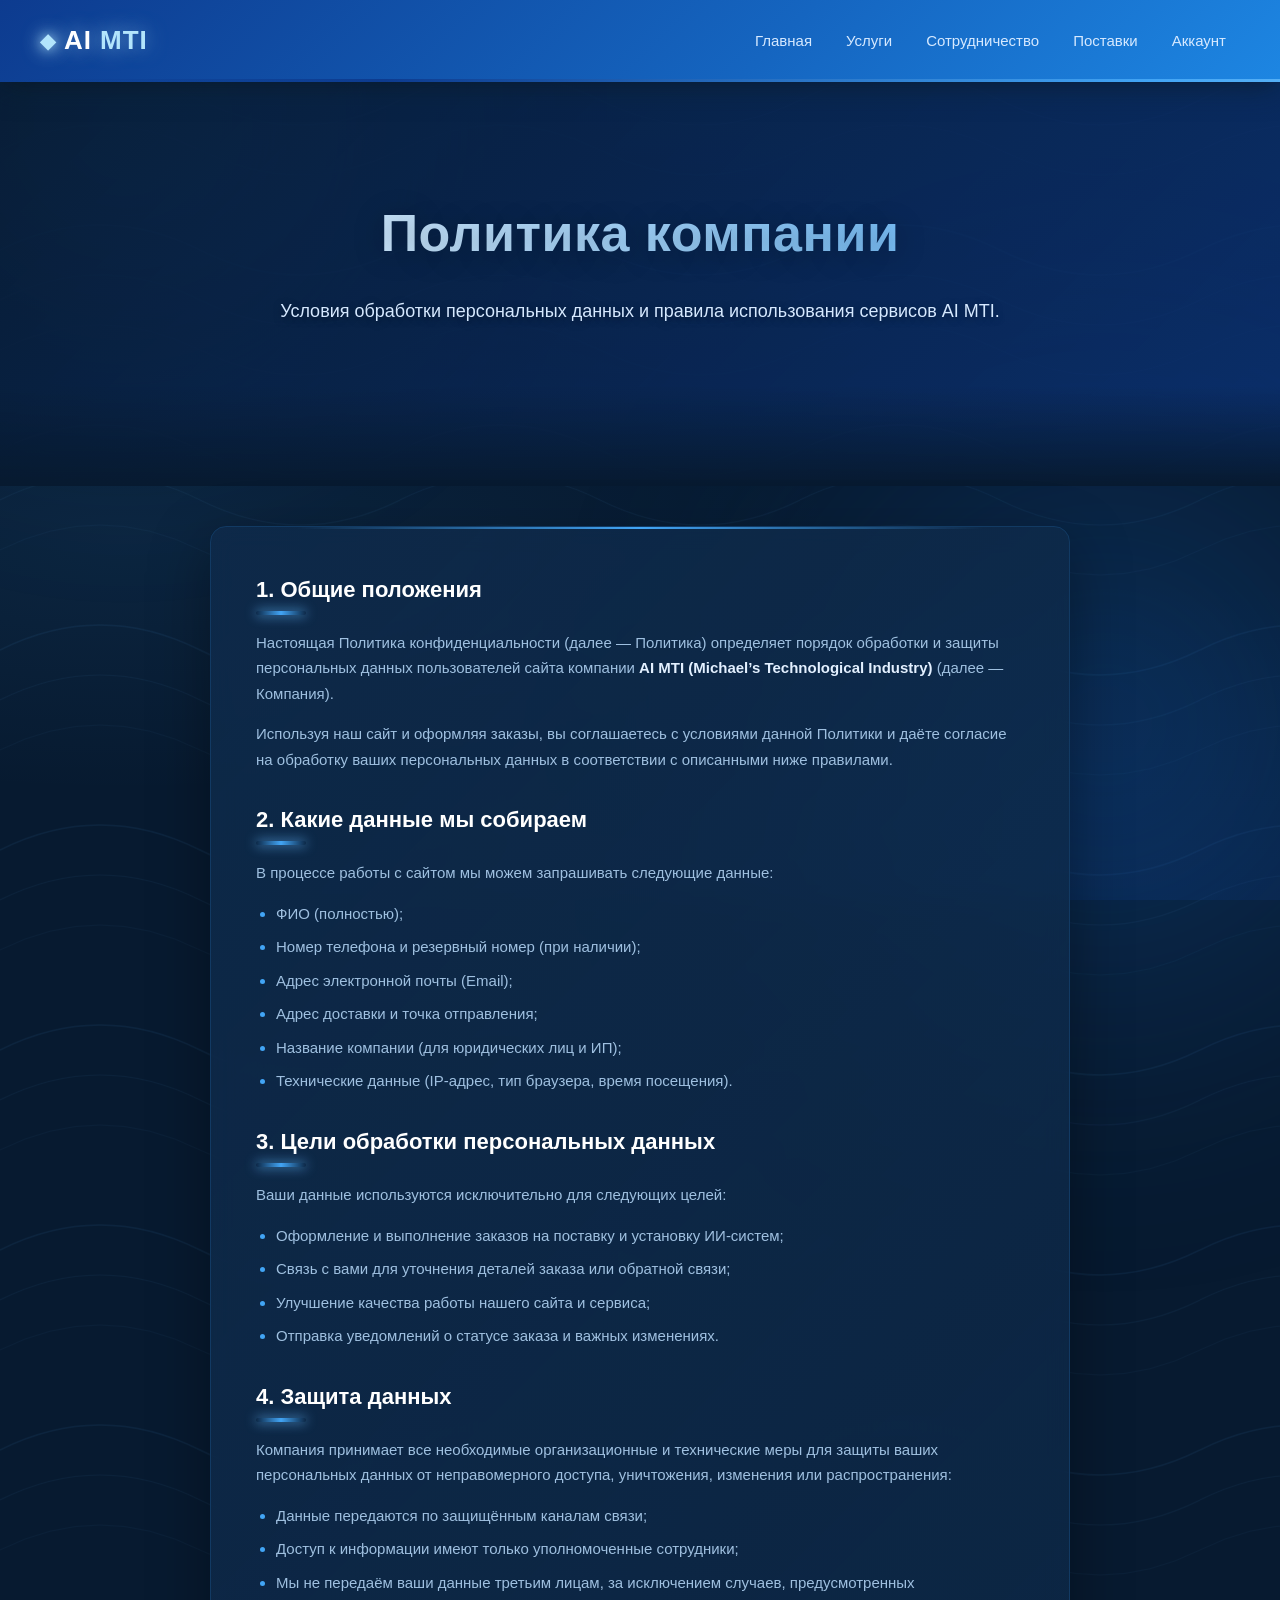
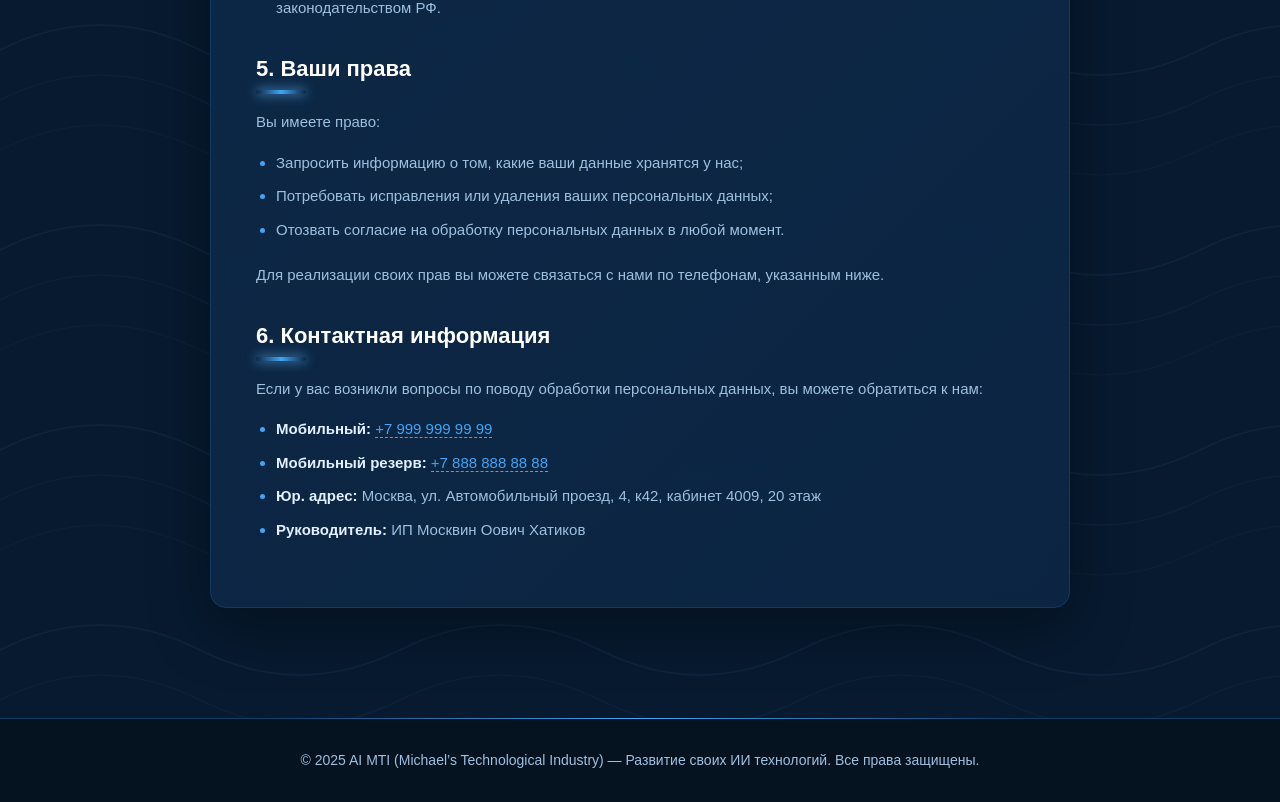
<file: policy.html>
<!DOCTYPE html>
<html lang="ru">
<head>
<meta charset="UTF-8">
<meta name="viewport" content="width=device-width, initial-scale=1.0">
<title>Политика компании — AI MTI</title>
<link rel="stylesheet" href="style/styles.css">
</head>
<body>

<header>
  <a href="index.html" class="logo">AI<span> MTI</span></a>
  <nav>
    <a href="index.html">Главная</a>
    <a href="services.html">Услуги</a>
    <a href="cooperation.html">Сотрудничество</a>
    <a href="delivery.html">Поставки</a>
    <a href="account.html">Аккаунт</a>
  </nav>
</header>

<div class="hero">
  <h1>Политика компании</h1>
  <p>Условия обработки персональных данных и правила использования сервисов AI MTI.</p>
</div>

<section class="policy-section">
  <div class="policy-card">
    <h2>1. Общие положения</h2>
    <p>Настоящая Политика конфиденциальности (далее — Политика) определяет порядок обработки и защиты персональных данных пользователей сайта компании <strong>AI MTI (Michael’s Technological Industry)</strong> (далее — Компания).</p>
    <p>Используя наш сайт и оформляя заказы, вы соглашаетесь с условиями данной Политики и даёте согласие на обработку ваших персональных данных в соответствии с описанными ниже правилами.</p>

    <h2>2. Какие данные мы собираем</h2>
    <p>В процессе работы с сайтом мы можем запрашивать следующие данные:</p>
    <ul>
      <li>ФИО (полностью);</li>
      <li>Номер телефона и резервный номер (при наличии);</li>
      <li>Адрес электронной почты (Email);</li>
      <li>Адрес доставки и точка отправления;</li>
      <li>Название компании (для юридических лиц и ИП);</li>
      <li>Технические данные (IP-адрес, тип браузера, время посещения).</li>
    </ul>

    <h2>3. Цели обработки персональных данных</h2>
    <p>Ваши данные используются исключительно для следующих целей:</p>
    <ul>
      <li>Оформление и выполнение заказов на поставку и установку ИИ-систем;</li>
      <li>Связь с вами для уточнения деталей заказа или обратной связи;</li>
      <li>Улучшение качества работы нашего сайта и сервиса;</li>
      <li>Отправка уведомлений о статусе заказа и важных изменениях.</li>
    </ul>

    <h2>4. Защита данных</h2>
    <p>Компания принимает все необходимые организационные и технические меры для защиты ваших персональных данных от неправомерного доступа, уничтожения, изменения или распространения:</p>
    <ul>
      <li>Данные передаются по защищённым каналам связи;</li>
      <li>Доступ к информации имеют только уполномоченные сотрудники;</li>
      <li>Мы не передаём ваши данные третьим лицам, за исключением случаев, предусмотренных законодательством РФ.</li>
    </ul>

    <h2>5. Ваши права</h2>
    <p>Вы имеете право:</p>
    <ul>
      <li>Запросить информацию о том, какие ваши данные хранятся у нас;</li>
      <li>Потребовать исправления или удаления ваших персональных данных;</li>
      <li>Отозвать согласие на обработку персональных данных в любой момент.</li>
    </ul>
    <p>Для реализации своих прав вы можете связаться с нами по телефонам, указанным ниже.</p>

    <h2>6. Контактная информация</h2>
    <p>Если у вас возникли вопросы по поводу обработки персональных данных, вы можете обратиться к нам:</p>
    <ul>
      <li><strong>Мобильный:</strong> <a href="tel:+79999999999" class="policy-link">+7 999 999 99 99</a></li>
      <li><strong>Мобильный резерв:</strong> <a href="tel:+78888888888" class="policy-link">+7 888 888 88 88</a></li>
      <li><strong>Юр. адрес:</strong> Москва, ул. Автомобильный проезд, 4, к42, кабинет 4009, 20 этаж</li>
      <li><strong>Руководитель:</strong> ИП Москвин Оович Хатиков</li>
    </ul>
  </div>
</section>

<footer>
  © 2025 AI MTI (Michael’s Technological Industry) — Развитие своих ИИ технологий. Все права защищены.
</footer>

</body>
</html>
</file>
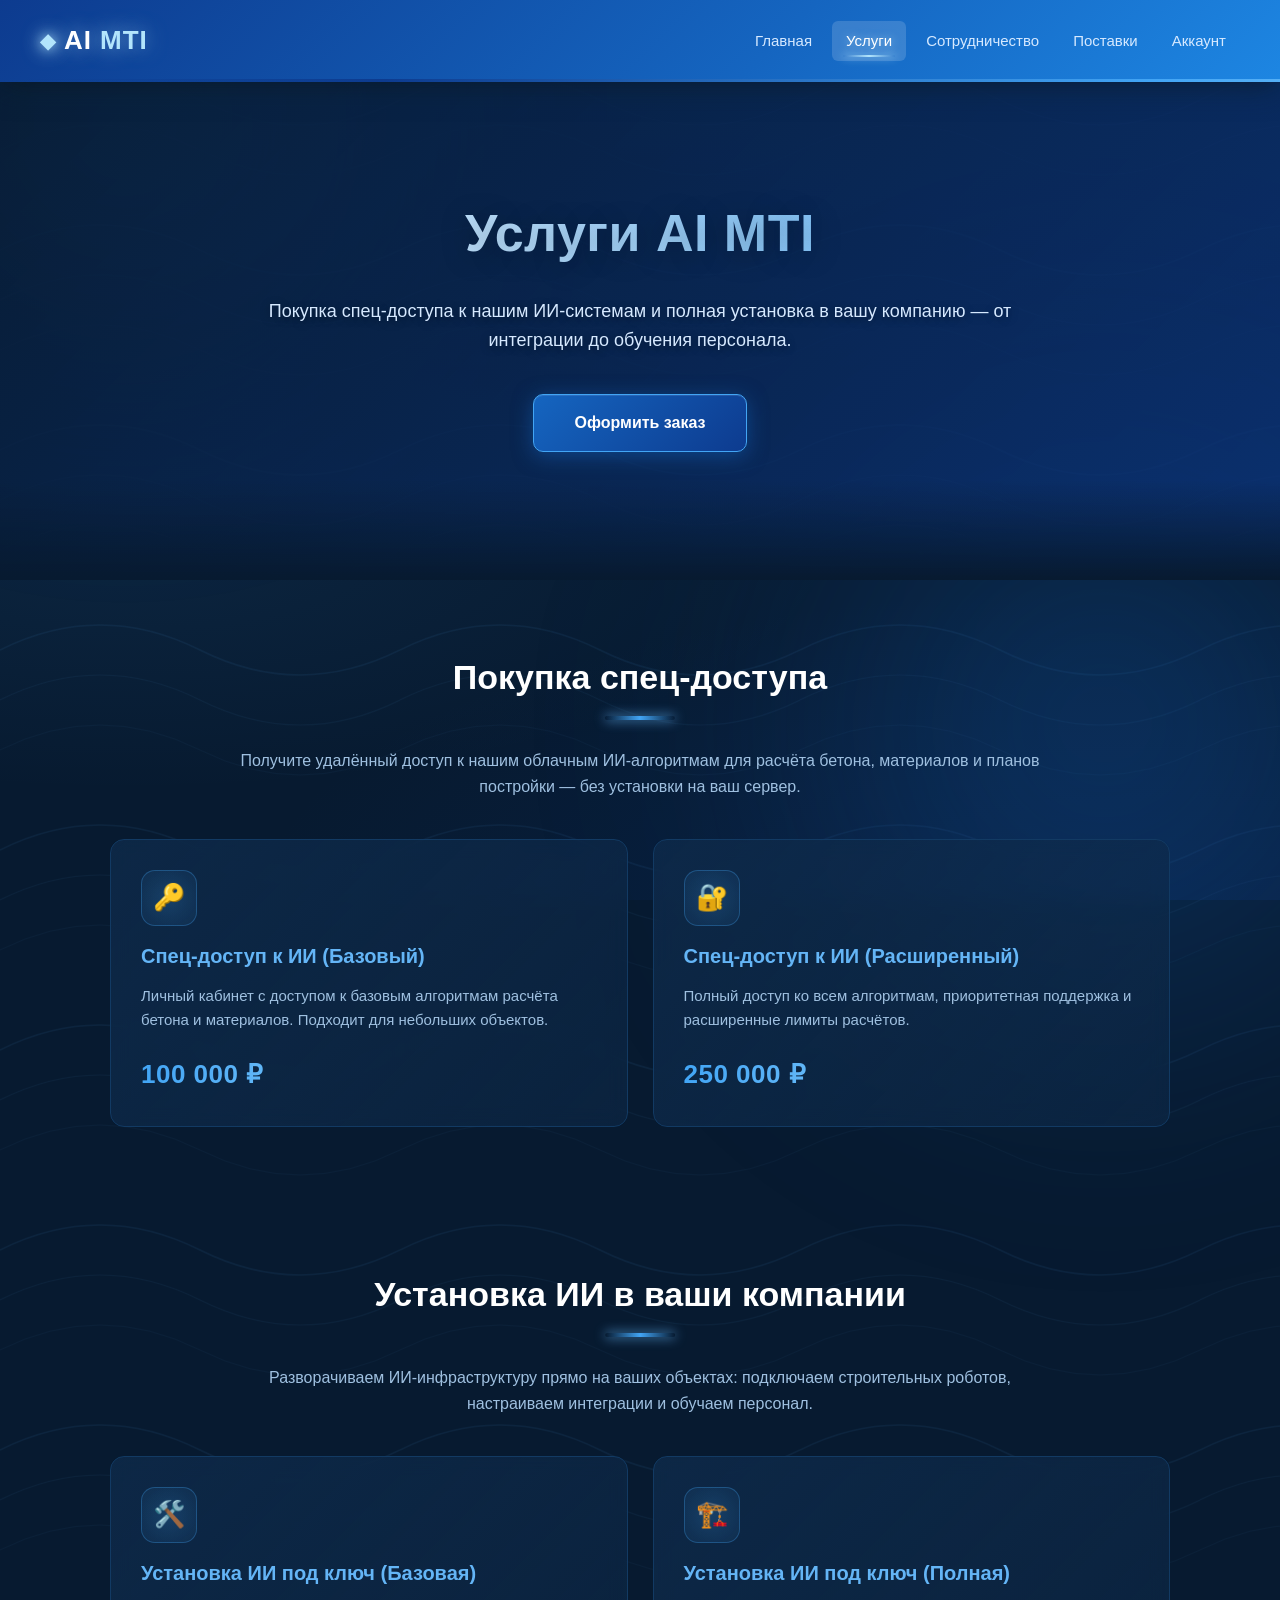
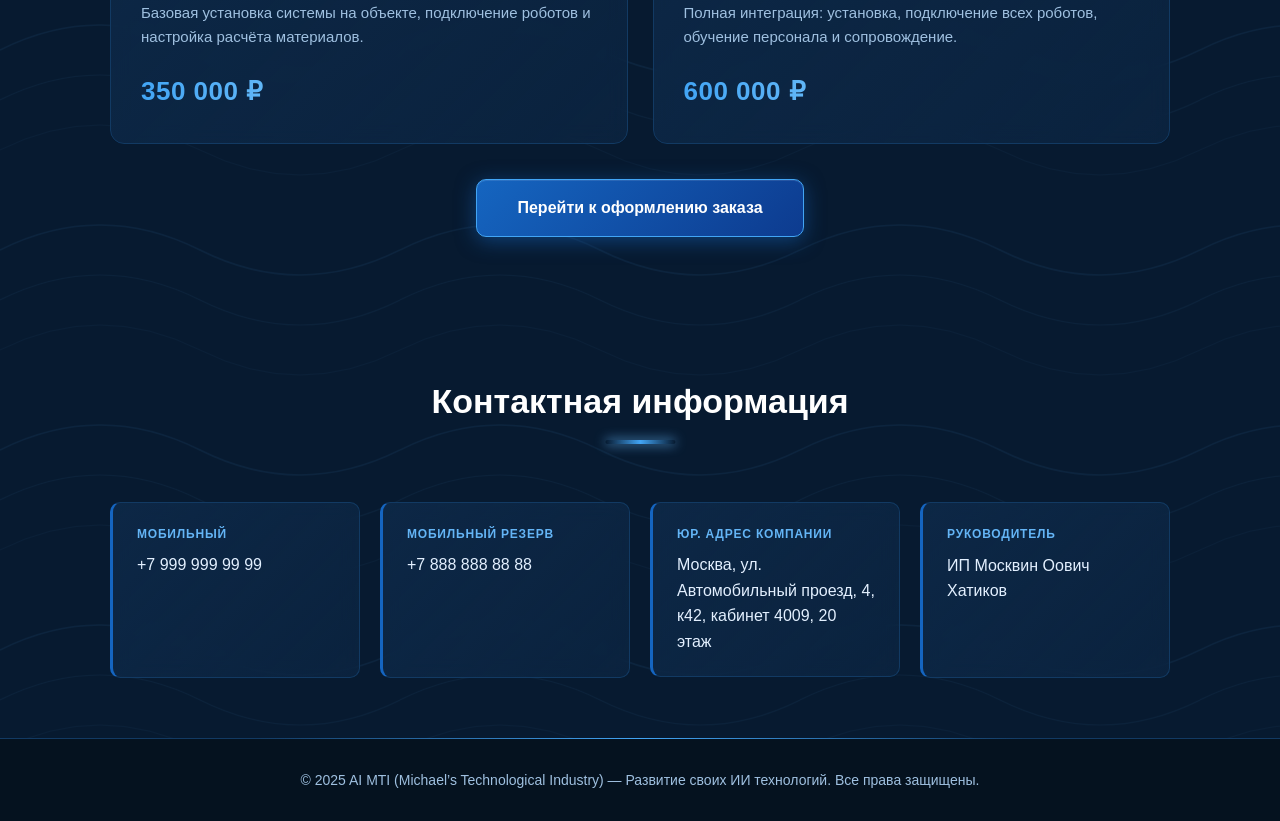
<file: services.html>
<!DOCTYPE html>
<html lang="ru">
<head>
<meta charset="UTF-8">
<meta name="viewport" content="width=device-width, initial-scale=1.0">
<title>Услуги — AI MTI</title>
<link rel="stylesheet" href="style/styles.css">
</head>
<body>

<header>
  <a href="index.html" class="logo">AI<span> MTI</span></a>
  <nav>
    <a href="index.html">Главная</a>
    <a href="services.html" class="active">Услуги</a>
    <a href="cooperation.html">Сотрудничество</a>
    <a href="delivery.html">Поставки</a>
    <a href="account.html">Аккаунт</a>
  </nav>
</header>

<div class="hero">
  <h1>Услуги AI MTI</h1>
  <p>Покупка спец-доступа к нашим ИИ-системам и полная установка в вашу компанию — от интеграции до обучения персонала.</p>
  <a href="delivery.html" class="btn">Оформить заказ</a>
</div>

<section id="access">
  <h2>Покупка спец-доступа</h2>
  <p class="lead">
    Получите удалённый доступ к нашим облачным ИИ-алгоритмам для расчёта бетона,
    материалов и планов постройки — без установки на ваш сервер.
  </p>
  <div class="grid">
    <div class="card">
      <span class="icon">🔑</span>
      <h3>Спец-доступ к ИИ (Базовый)</h3>
      <p>Личный кабинет с доступом к базовым алгоритмам расчёта бетона и материалов. Подходит для небольших объектов.</p>
      <div class="price">100 000 ₽</div>
    </div>
    <div class="card">
      <span class="icon">🔐</span>
      <h3>Спец-доступ к ИИ (Расширенный)</h3>
      <p>Полный доступ ко всем алгоритмам, приоритетная поддержка и расширенные лимиты расчётов.</p>
      <div class="price">250 000 ₽</div>
    </div>
  </div>
</section>

<section id="installation">
  <h2>Установка ИИ в ваши компании</h2>
  <p class="lead">
    Разворачиваем ИИ-инфраструктуру прямо на ваших объектах: подключаем строительных роботов,
    настраиваем интеграции и обучаем персонал.
  </p>
  <div class="grid">
    <div class="card">
      <span class="icon">🛠️</span>
      <h3>Установка ИИ под ключ (Базовая)</h3>
      <p>Базовая установка системы на объекте, подключение роботов и настройка расчёта материалов.</p>
      <div class="price">350 000 ₽</div>
    </div>
    <div class="card">
      <span class="icon">🏗️</span>
      <h3>Установка ИИ под ключ (Полная)</h3>
      <p>Полная интеграция: установка, подключение всех роботов, обучение персонала и сопровождение.</p>
      <div class="price">600 000 ₽</div>
    </div>
  </div>
  <div class="center">
    <a href="delivery.html" class="btn">Перейти к оформлению заказа</a>
  </div>
</section>

<section class="company-info">
  <h2>Контактная информация</h2>
  <div class="info-grid">
    <div class="info-item">
      <span class="info-label">Мобильный</span>
      <a href="tel:+79999999999" class="info-value">+7 999 999 99 99</a>
    </div>
    <div class="info-item">
      <span class="info-label">Мобильный резерв</span>
      <a href="tel:+78888888888" class="info-value">+7 888 888 88 88</a>
    </div>
    <div class="info-item">
      <span class="info-label">Юр. адрес компании</span>
      <span class="info-value">Москва, ул. Автомобильный проезд, 4, к42, кабинет 4009, 20 этаж</span>
    </div>
    <div class="info-item">
      <span class="info-label">Руководитель</span>
      <span class="info-value">ИП Москвин Оович Хатиков</span>
    </div>
  </div>
</section>

<footer>
  © 2025 AI MTI (Michael’s Technological Industry) — Развитие своих ИИ технологий. Все права защищены.
</footer>

</body>
</html>
</file>
<file: style/styles.css>
/* =====================================================
   NEWtech — Единый файл стилей
   • Волнистый фон + светящиеся сферы
   • Плавное переливание цветов в шапке
   • Усиленная hover-анимация в навигации
   • Стили для страницы "Аккаунт"
   ===================================================== */

:root {
  --blue-dark:    #0d3b8f;
  --blue-main:    #1565c0;
  --blue-light:   #42a5f5;
  --blue-soft:    #64b5f6;
  --blue-glow:    #64b5f6;

  --bg:           #071a30;
  --bg-deep:      #05121f;
  --surface:      #0e2a4a;
  --surface-hover:#123a63;

  --border:       #123a63;
  --border-hover: #42a5f5;

  --text:         #e3f0ff;
  --text-muted:   #9fc0e0;
}

* { margin: 0; padding: 0; box-sizing: border-box; }
html { scroll-behavior: smooth; }

::selection { background: var(--blue-light); color: #fff; }

/* ---------- Скроллбар ---------- */
::-webkit-scrollbar { width: 10px; }
::-webkit-scrollbar-track { background: var(--bg-deep); }
::-webkit-scrollbar-thumb {
  background: linear-gradient(var(--blue-main), var(--blue-dark));
  border-radius: 5px;
}
::-webkit-scrollbar-thumb:hover { background: var(--blue-light); }

/* =====================================================
   BODY — ВОЛНИСТЫЙ ФОН
   ===================================================== */
body {
  font-family: 'Segoe UI', Tahoma, sans-serif;
  color: var(--text);
  line-height: 1.6;
  min-height: 100vh;
  background-color: var(--bg);
  background-image:
    radial-gradient(ellipse 120% 60% at 50% 0%,
      rgba(21, 101, 192, 0.18), transparent 70%),
    radial-gradient(ellipse 100% 50% at 90% 100%,
      rgba(13, 59, 143, 0.22), transparent 70%),
    radial-gradient(ellipse 80% 40% at 10% 60%,
      rgba(66, 165, 245, 0.08), transparent 70%),
    url("data:image/svg+xml,%3Csvg xmlns='http://www.w3.org/2000/svg' width='400' height='200' viewBox='0 0 400 200'%3E%3Cpath d='M0 50 Q 100 0 200 50 T 400 50' fill='none' stroke='%2342a5f5' stroke-opacity='0.07' stroke-width='1.5'/%3E%3Cpath d='M0 100 Q 100 50 200 100 T 400 100' fill='none' stroke='%2342a5f5' stroke-opacity='0.055' stroke-width='1.2'/%3E%3Cpath d='M0 150 Q 100 100 200 150 T 400 150' fill='none' stroke='%2342a5f5' stroke-opacity='0.04' stroke-width='1'/%3E%3C/svg%3E");
  background-size: 100% 100%, 100% 100%, 100% 100%, 400px 200px;
  background-attachment: fixed, fixed, fixed, scroll;
  position: relative;
  overflow-x: hidden;
}

body::before,
body::after {
  content: '';
  position: fixed;
  border-radius: 50%;
  filter: blur(110px);
  pointer-events: none;
  z-index: 0;
}

body::before {
  top: -200px; left: -200px;
  width: 650px; height: 650px;
  background: radial-gradient(circle, rgba(66, 165, 245, 0.35), transparent 70%);
  animation: orb1 22s ease-in-out infinite;
}

body::after {
  bottom: -250px; right: -250px;
  width: 850px; height: 850px;
  background: radial-gradient(circle, rgba(21, 101, 192, 0.32), transparent 70%);
  animation: orb2 28s ease-in-out infinite;
}

@keyframes orb1 {
  0%, 100% { transform: translate(0, 0) scale(1); }
  33%      { transform: translate(180px, 120px) scale(1.15); }
  66%      { transform: translate(100px, 220px) scale(0.9); }
}

@keyframes orb2 {
  0%, 100% { transform: translate(0, 0) scale(1); }
  33%      { transform: translate(-120px, -180px) scale(1.20); }
  66%      { transform: translate(-200px, -100px) scale(0.9); }
}

header, .hero, section, footer, .company-info {
  position: relative;
  z-index: 1;
}

/* =====================================================
   ШАПКА
   ===================================================== */
header {
  background: linear-gradient(
    135deg,
    #0d3b8f 0%, #1565c0 15%, #2196f3 30%, #42a5f5 45%,
    #64b5f6 50%,
    #42a5f5 55%, #2196f3 70%, #1565c0 85%, #0d3b8f 100%
  );
  background-size: 400% 400%;
  animation: headerFlow 16s ease-in-out infinite;
  padding: 20px 40px;
  display: flex;
  justify-content: space-between;
  align-items: center;
  box-shadow: 0 4px 30px rgba(0, 0, 0, 0.5),
              0 0 40px rgba(66, 165, 245, 0.15);
  position: sticky;
  top: 0;
  z-index: 100;
  overflow: hidden;
  isolation: isolate;
}

@keyframes headerFlow {
  0%, 100% { background-position: 0% 50%; }
  50%      { background-position: 100% 50%; }
}

header::before {
  content: '';
  position: absolute;
  bottom: 0; left: 0; right: 0;
  height: 3px;
  background: linear-gradient(
    90deg,
    transparent 0%, #0d3b8f 10%, #42a5f5 30%, #b3e5fc 50%,
    #42a5f5 70%, #0d3b8f 90%, transparent 100%
  );
  background-size: 300% 100%;
  animation: borderFlow 6s linear infinite;
  z-index: 2;
}

@keyframes borderFlow {
  0%   { background-position: 0% 50%; }
  100% { background-position: 300% 50%; }
}

header::after {
  content: '';
  position: absolute;
  top: 0; left: -60%;
  width: 45%; height: 100%;
  background: linear-gradient(90deg, transparent, rgba(255,255,255,0.14), transparent);
  animation: headerShimmer 8s ease-in-out infinite;
  pointer-events: none;
  z-index: 1;
}

@keyframes headerShimmer {
  0%   { left: -60%; }
  55%  { left: 120%; }
  100% { left: 120%; }
}

.logo {
  font-size: 26px;
  font-weight: 700;
  letter-spacing: 1px;
  color: #ffffff;
  text-shadow: 0 0 20px rgba(179, 229, 252, 0.6);
  display: flex;
  align-items: center;
  gap: 8px;
  position: relative;
  z-index: 3;
  text-decoration: none; /* Убираем подчеркивание у ссылки */
  cursor: pointer;
  transition: transform 0.2s ease, filter 0.2s ease;
}

.logo:hover {
  transform: scale(1.03); /* Легкое увеличение при наведении */
  filter: drop-shadow(0 0 10px rgba(179, 229, 252, 0.6));
}

.logo::before {
  content: '◆';
  color: #b3e5fc;
  font-size: 20px;
  animation: pulse 2s ease-in-out infinite;
  filter: drop-shadow(0 0 6px rgba(179, 229, 252, 0.8));
}

@keyframes pulse {
  0%, 100% { opacity: 1; transform: scale(1); }
  50%      { opacity: 0.55; transform: scale(1.2); }
}

.logo span { color: #b3e5fc; }

/* ---------- Навигация с усиленной hover-анимацией ---------- */
nav {
  display: flex;
  align-items: center;
  flex-wrap: wrap;
  gap: 6px;
  position: relative;
  z-index: 3;
}

nav a {
  color: #d6e9ff;
  text-decoration: none;
  padding: 8px 14px;
  font-size: 15px;
  font-weight: 500;
  border-radius: 6px;
  position: relative;
  transition: color 0.25s ease, background 0.25s ease,
              transform 0.3s ease, box-shadow 0.3s ease,
              letter-spacing 0.3s ease, text-shadow 0.3s ease;
}

nav a::after {
  content: '';
  position: absolute;
  bottom: 4px; left: 50%;
  width: 0; height: 2px;
  background: linear-gradient(90deg, transparent, #b3e5fc, transparent);
  border-radius: 2px;
  transition: width 0.3s ease, left 0.3s ease;
  box-shadow: 0 0 8px #b3e5fc;
}

/* Усиленная hover-анимация */
nav a:hover {
  color: #ffffff;
  background: rgba(255, 255, 255, 0.14);
  transform: translateY(-3px);
  letter-spacing: 0.4px;
  text-shadow: 0 0 10px rgba(179, 229, 252, 0.85);
  box-shadow:
    0 6px 22px rgba(66, 165, 245, 0.5),
    0 0 0 1px rgba(179, 229, 252, 0.3),
    inset 0 0 14px rgba(179, 229, 252, 0.12);
  animation: navHoverPulse 1.5s ease-in-out infinite;
}

nav a:hover::after { width: 70%; left: 15%; }

@keyframes navHoverPulse {
  0%, 100% { box-shadow:
    0 6px 22px rgba(66, 165, 245, 0.5),
    0 0 0 1px rgba(179, 229, 252, 0.3),
    inset 0 0 14px rgba(179, 229, 252, 0.12); }
  50% { box-shadow:
    0 6px 26px rgba(66, 165, 245, 0.7),
    0 0 0 1px rgba(179, 229, 252, 0.5),
    inset 0 0 18px rgba(179, 229, 252, 0.2); }
}

nav a.active {
  color: #ffffff;
  background: rgba(255, 255, 255, 0.15);
  text-shadow: 0 0 8px rgba(179, 229, 252, 0.7);
}

nav a.active::after { width: 70%; left: 15%; }

nav a:active { transform: translateY(-1px) scale(0.98); }

/* =====================================================
   HERO
   ===================================================== */
.hero {
  text-align: center;
  padding: 110px 20px 120px;
  position: relative;
  overflow: hidden;
  background-size: cover;
  background-position: center;
  background-attachment: fixed;
  isolation: isolate;
}

.hero::after {
  content: '';
  position: absolute;
  left: 0; right: 0; bottom: 0;
  height: 100px;
  background: linear-gradient(180deg, transparent, var(--bg));
  z-index: -1;
}

/* index.html */
body:has(#about) .hero {
  background-image:
    linear-gradient(135deg, rgba(7, 26, 48, 0.88), rgba(13, 59, 143, 0.75)),
    url('https://images.unsplash.com/photo-1451187580459-43490279c0fa?w=1600&q=80');
}

/* services.html */
body:has(#access) .hero {
  background-image:
    linear-gradient(135deg, rgba(7, 26, 48, 0.88), rgba(13, 59, 143, 0.75)),
    url('https://images.unsplash.com/photo-1504307651254-35680f356dfd?w=1600&q=80');
}

/* cooperation.html */
body:has(#partnership) .hero {
  background-image:
    linear-gradient(135deg, rgba(7, 26, 48, 0.88), rgba(13, 59, 143, 0.75)),
    url('https://images.unsplash.com/photo-1521737711867-e3b97375f902?w=1600&q=80');
}

/* delivery.html */
body:has(#info) .hero {
  background-image:
    linear-gradient(135deg, rgba(7, 26, 48, 0.88), rgba(13, 59, 143, 0.75)),
    url('https://images.unsplash.com/photo-1586528116311-ad8dd3c8310d?w=1600&q=80');
}

/* account.html */
body:has(.account-section) .hero {
  background-image:
    linear-gradient(135deg, rgba(7, 26, 48, 0.88), rgba(13, 59, 143, 0.75)),
    url('https://images.unsplash.com/photo-1555949963-aa79dcee981c?w=1600&q=80');
}

.hero h1 {
  font-size: 52px;
  margin-bottom: 22px;
  font-weight: 800;
  letter-spacing: 0.5px;
  background: linear-gradient(90deg, #ffffff 0%, var(--blue-light) 50%, #ffffff 100%);
  background-size: 200% auto;
  -webkit-background-clip: text;
  background-clip: text;
  -webkit-text-fill-color: transparent;
  animation: titleShine 4s linear infinite;
  text-shadow: 0 4px 30px rgba(0, 0, 0, 0.3);
}

@keyframes titleShine { to { background-position: 200% center; } }

.hero p {
  font-size: 18px;
  color: #d6e9ff;
  max-width: 750px;
  margin: 0 auto 40px;
  text-shadow: 0 2px 10px rgba(0, 0, 0, 0.4);
}

/* =====================================================
   КНОПКИ
   ===================================================== */
.btn {
  display: inline-block;
  padding: 15px 40px;
  background: linear-gradient(135deg, var(--blue-main), var(--blue-dark));
  color: #fff;
  text-decoration: none;
  border: 1px solid var(--blue-light);
  border-radius: 10px;
  font-weight: 700;
  font-size: 16px;
  font-family: inherit;
  cursor: pointer;
  position: relative;
  overflow: hidden;
  box-shadow: 0 4px 20px rgba(21, 101, 192, 0.5),
              inset 0 1px 0 rgba(255, 255, 255, 0.1);
  transition: transform 0.2s, box-shadow 0.2s;
  z-index: 1;
}

.btn::before {
  content: '';
  position: absolute;
  top: 0; left: -100%;
  width: 100%; height: 100%;
  background: linear-gradient(90deg, transparent, rgba(255,255,255,0.35), transparent);
  transition: left 0.5s ease;
  z-index: -1;
}

.btn:hover::before { left: 100%; }

.btn:hover {
  transform: translateY(-3px);
  box-shadow: 0 8px 30px rgba(66, 165, 245, 0.6),
              inset 0 1px 0 rgba(255, 255, 255, 0.2);
}

.btn:active { transform: translateY(-1px); }

.btn-full { width: 100%; padding: 15px 20px; margin-bottom: 20px; }

/* =====================================================
   СЕКЦИИ
   ===================================================== */
section { max-width: 1100px; margin: 0 auto; padding: 70px 20px; }

section h2 {
  font-size: 34px;
  margin-bottom: 28px;
  text-align: center;
  color: #ffffff;
  position: relative;
  display: inline-block;
  left: 50%;
  transform: translateX(-50%);
  padding-bottom: 16px;
}

section h2::after {
  content: '';
  position: absolute;
  bottom: 0; left: 50%;
  transform: translateX(-50%);
  width: 70px; height: 4px;
  background: linear-gradient(90deg, transparent, var(--blue-light), transparent);
  border-radius: 2px;
  box-shadow: 0 0 12px var(--blue-glow);
}

.lead { text-align: center; max-width: 800px; margin: 0 auto; color: var(--text-muted); }
.center { text-align: center; margin-top: 35px; }

/* =====================================================
   КАРТОЧКИ
   ===================================================== */
.grid {
  display: grid;
  grid-template-columns: repeat(auto-fit, minmax(280px, 1fr));
  gap: 25px;
  margin-top: 40px;
}

.card {
  background: linear-gradient(135deg, rgba(14, 42, 74, 0.85), rgba(14, 42, 74, 0.55));
  backdrop-filter: blur(10px);
  -webkit-backdrop-filter: blur(10px);
  border: 1px solid var(--border);
  border-radius: 14px;
  padding: 30px;
  display: flex;
  flex-direction: column;
  position: relative;
  overflow: hidden;
  transition: transform 0.3s, border-color 0.3s, box-shadow 0.3s;
}

.card::before {
  content: '';
  position: absolute;
  top: 0; left: 0; right: 0;
  height: 3px;
  background: linear-gradient(90deg, transparent, var(--blue-light), transparent);
  opacity: 0;
  transition: opacity 0.3s;
}

.card:hover {
  transform: translateY(-6px);
  border-color: var(--border-hover);
  box-shadow: 0 12px 40px rgba(21, 101, 192, 0.3),
              0 0 30px rgba(66, 165, 245, 0.15);
}

.card:hover::before { opacity: 1; }

.card .icon {
  font-size: 26px;
  margin-bottom: 14px;
  display: inline-flex;
  align-items: center;
  justify-content: center;
  width: 56px;
  height: 56px;
  background: radial-gradient(circle, rgba(66, 165, 245, 0.2), rgba(66, 165, 245, 0.05));
  border: 1px solid rgba(66, 165, 245, 0.3);
  border-radius: 14px;
  transition: transform 0.3s;
}

.card:hover .icon { transform: scale(1.1) rotate(-5deg); }

.card h3 {
  color: var(--blue-soft);
  margin-bottom: 12px;
  font-size: 20px;
  font-weight: 700;
}

.card p { color: var(--text-muted); font-size: 15px; }

.card .price {
  margin-top: auto;
  padding-top: 22px;
  font-size: 26px;
  font-weight: 800;
  letter-spacing: 0.5px;
  background: linear-gradient(90deg, var(--blue-light), #b3e5fc);
  -webkit-background-clip: text;
  background-clip: text;
  -webkit-text-fill-color: transparent;
}

/* =====================================================
   ИНФО-КАРТОЧКИ
   ===================================================== */
.info-card {
  background: linear-gradient(135deg, rgba(14, 42, 74, 0.85), rgba(14, 42, 74, 0.55));
  backdrop-filter: blur(10px);
  -webkit-backdrop-filter: blur(10px);
  border: 1px solid var(--border);
  border-radius: 14px;
  padding: 32px;
  text-align: center;
  position: relative;
  overflow: hidden;
  transition: border-color 0.3s, transform 0.3s, box-shadow 0.3s;
}

.info-card::after {
  content: '';
  position: absolute;
  bottom: 0; left: 50%;
  transform: translateX(-50%) scaleX(0);
  width: 80%; height: 3px;
  background: linear-gradient(90deg, transparent, var(--blue-light), transparent);
  transition: transform 0.4s;
}

.info-card:hover {
  border-color: var(--border-hover);
  transform: translateY(-4px);
  box-shadow: 0 10px 35px rgba(21, 101, 192, 0.25);
}

.info-card:hover::after { transform: translateX(-50%) scaleX(1); }

.info-card .big {
  font-size: 34px;
  font-weight: 800;
  display: block;
  margin-bottom: 10px;
  background: linear-gradient(90deg, var(--blue-light), #b3e5fc);
  -webkit-background-clip: text;
  background-clip: text;
  -webkit-text-fill-color: transparent;
}

.info-card .label { color: var(--text-muted); font-size: 15px; }

/* =====================================================
   ФОРМЫ
   ===================================================== */
.form-container {
  max-width: 700px;
  margin: 0 auto;
  background: linear-gradient(135deg, rgba(14, 42, 74, 0.9), rgba(14, 42, 74, 0.7));
  backdrop-filter: blur(12px);
  -webkit-backdrop-filter: blur(12px);
  border: 1px solid var(--border);
  border-radius: 16px;
  padding: 42px;
  box-shadow: 0 20px 60px rgba(0, 0, 0, 0.35);
  position: relative;
}

.form-container::before {
  content: '';
  position: absolute;
  top: 0; left: 10%; right: 10%;
  height: 2px;
  background: linear-gradient(90deg, transparent, var(--blue-light), transparent);
  border-radius: 2px;
}

.form-group { margin-bottom: 22px; position: relative; }

.form-group label {
  display: block;
  margin-bottom: 8px;
  color: var(--text);
  font-weight: 600;
  font-size: 14px;
  letter-spacing: 0.3px;
}

.form-group label .req { color: #ff6b6b; }

.form-group input,
.form-group select,
.form-group textarea {
  width: 100%;
  padding: 13px 16px;
  background: rgba(7, 26, 48, 0.8);
  border: 1px solid var(--border);
  border-radius: 8px;
  color: var(--text);
  font-family: inherit;
  font-size: 15px;
  transition: border-color 0.2s, box-shadow 0.2s, background 0.2s;
}

.form-group input::placeholder,
.form-group textarea::placeholder {
  color: rgba(159, 192, 224, 0.5);
}

.form-group input:hover,
.form-group select:hover,
.form-group textarea:hover {
  border-color: rgba(66, 165, 245, 0.5);
}

.form-group input:focus,
.form-group select:focus,
.form-group textarea:focus {
  outline: none;
  border-color: var(--blue-light);
  background: rgba(7, 26, 48, 1);
  box-shadow: 0 0 0 3px rgba(66, 165, 245, 0.15),
              0 0 20px rgba(66, 165, 245, 0.15);
}

.form-group textarea { resize: vertical; min-height: 90px; }
.form-group select option { background: var(--bg); color: var(--text); }

.form-group input[readonly] {
  background: rgba(66, 165, 245, 0.08);
  border-color: rgba(66, 165, 245, 0.35);
  color: var(--blue-light);
  font-weight: 700;
  cursor: not-allowed;
}

.form-group input[readonly].not-found {
  color: #ffb74d;
  border-color: rgba(255, 183, 77, 0.4);
  background: rgba(255, 183, 77, 0.06);
}

.warehouse-hint {
  margin-top: 8px;
  padding: 10px 14px;
  background: rgba(66, 165, 245, 0.08);
  border-left: 3px solid var(--blue-light);
  border-radius: 6px;
  font-size: 13px;
  color: var(--text-muted);
}

.warehouse-hint strong { color: var(--blue-light); }

/* =====================================================
   ИТОГОВАЯ СУММА
   ===================================================== */
.total-box {
  background: linear-gradient(135deg, rgba(7, 26, 48, 0.9), rgba(13, 59, 143, 0.2));
  border: 1px solid var(--border);
  border-radius: 10px;
  padding: 22px;
  margin-bottom: 25px;
  position: relative;
  overflow: hidden;
}

.total-box::before {
  content: '';
  position: absolute;
  left: 0; top: 0; bottom: 0;
  width: 3px;
  background: linear-gradient(180deg, var(--blue-light), var(--blue-dark));
}

.total-row {
  display: flex;
  justify-content: space-between;
  padding: 8px 0;
  color: var(--text-muted);
  font-size: 15px;
}

.total-row.total-final {
  border-top: 1px solid var(--border);
  margin-top: 8px;
  padding-top: 16px;
  color: #ffffff;
  font-weight: 700;
  font-size: 21px;
}

.total-row.total-final span:last-child {
  background: linear-gradient(90deg, var(--blue-light), #b3e5fc);
  -webkit-background-clip: text;
  background-clip: text;
  -webkit-text-fill-color: transparent;
}

/* =====================================================
   КОНТАКТНЫЙ БЛОК
   ===================================================== */
.company-info {
  max-width: 1100px;
  margin: 0 auto;
  padding: 60px 20px 20px;
}

.info-grid {
  display: grid;
  grid-template-columns: repeat(auto-fit, minmax(250px, 1fr));
  gap: 20px;
  margin-top: 30px;
}

.info-item {
  background: linear-gradient(135deg, rgba(14, 42, 74, 0.85), rgba(14, 42, 74, 0.55));
  backdrop-filter: blur(10px);
  -webkit-backdrop-filter: blur(10px);
  border: 1px solid var(--border);
  border-left: 3px solid var(--blue-main);
  border-radius: 10px;
  padding: 22px 24px;
  transition: border-color 0.3s, transform 0.3s, box-shadow 0.3s;
}

.info-item:hover {
  border-color: var(--border-hover);
  border-left-color: var(--blue-light);
  transform: translateY(-3px);
  box-shadow: 0 8px 25px rgba(21, 101, 192, 0.2);
}

.info-label {
  display: block;
  color: var(--blue-soft);
  font-size: 12px;
  font-weight: 700;
  text-transform: uppercase;
  letter-spacing: 0.8px;
  margin-bottom: 8px;
}

.info-value {
  color: var(--text);
  font-size: 16px;
  line-height: 1.5;
  text-decoration: none;
  word-break: break-word;
}

a.info-value:hover { color: var(--blue-light); }

/* =====================================================
   ФУТЕР
   ===================================================== */
footer {
  background: var(--bg-deep);
  text-align: center;
  padding: 30px 20px;
  color: var(--text-muted);
  font-size: 14px;
  border-top: 1px solid var(--border);
  margin-top: 40px;
  position: relative;
}

footer::before {
  content: '';
  position: absolute;
  top: -1px; left: 20%; right: 20%;
  height: 1px;
  background: linear-gradient(90deg, transparent, var(--blue-light), transparent);
}

/* =====================================================
   СТРАНИЦА АККАУНТА
   ===================================================== */
.account-section {
  max-width: 700px;
  margin: 0 auto;
  padding: 40px 20px 70px;
}

.account-card {
  background: linear-gradient(135deg, rgba(14, 42, 74, 0.9), rgba(14, 42, 74, 0.7));
  backdrop-filter: blur(12px);
  -webkit-backdrop-filter: blur(12px);
  border: 1px solid var(--border);
  border-radius: 16px;
  padding: 42px;
  box-shadow: 0 20px 60px rgba(0, 0, 0, 0.4),
              0 0 40px rgba(21, 101, 192, 0.1);
  position: relative;
  overflow: hidden;
}

.account-card::before {
  content: '';
  position: absolute;
  top: 0; left: 10%; right: 10%;
  height: 2px;
  background: linear-gradient(90deg, transparent, var(--blue-light), transparent);
  border-radius: 2px;
}

.account-form {
  display: none;
}

.account-form.active-form {
  display: block;
  animation: fadeInUp 0.45s ease forwards;
}

@keyframes fadeInUp {
  from { opacity: 0; transform: translateY(18px); }
  to   { opacity: 1; transform: translateY(0); }
}

.form-title {
  font-size: 28px;
  color: #fff;
  text-align: center;
  margin-bottom: 8px;
  font-weight: 700;
  background: linear-gradient(90deg, #ffffff, var(--blue-light));
  -webkit-background-clip: text;
  background-clip: text;
  -webkit-text-fill-color: transparent;
}

.form-subtitle {
  text-align: center;
  color: var(--text-muted);
  font-size: 14px;
  margin-bottom: 30px;
}

.form-row {
  display: grid;
  grid-template-columns: 1fr 1fr;
  gap: 15px;
}

/* ---------- Кастомный чекбокс ---------- */
.checkbox-group { margin-bottom: 24px; }

.checkbox-label {
  display: flex;
  align-items: flex-start;
  gap: 10px;
  cursor: pointer;
  position: relative;
}

.checkbox-label input[type="checkbox"] {
  position: absolute;
  opacity: 0;
  width: 0; height: 0;
}

.checkbox-custom {
  width: 20px; height: 20px;
  border: 2px solid var(--blue-light);
  border-radius: 4px;
  flex-shrink: 0;
  position: relative;
  transition: background 0.2s, border-color 0.2s, box-shadow 0.2s;
  margin-top: 2px;
}

.checkbox-custom::after {
  content: '✓';
  position: absolute;
  top: 50%; left: 50%;
  transform: translate(-50%, -50%) scale(0);
  color: #fff;
  font-size: 14px;
  font-weight: 700;
  transition: transform 0.2s;
}

.checkbox-label input:checked + .checkbox-custom {
  background: var(--blue-main);
  border-color: var(--blue-main);
  box-shadow: 0 0 10px rgba(66, 165, 245, 0.6);
}

.checkbox-label input:checked + .checkbox-custom::after {
  transform: translate(-50%, -50%) scale(1);
}

.checkbox-label:hover .checkbox-custom {
  border-color: var(--blue-light);
  box-shadow: 0 0 8px rgba(66, 165, 245, 0.35);
}

.checkbox-text {
  color: var(--text-muted);
  font-size: 14px;
  line-height: 1.5;
}

.policy-link {
  color: var(--blue-light);
  text-decoration: none;
  border-bottom: 1px dashed var(--blue-light);
  transition: color 0.2s, border-color 0.2s;
}

.policy-link:hover {
  color: #b3e5fc;
  border-bottom-color: #b3e5fc;
}

.form-toggle {
  text-align: center;
  color: var(--text-muted);
  font-size: 13px;
  margin: 0;
}

.form-toggle a {
  color: var(--blue-light);
  text-decoration: none;
  font-weight: 600;
  transition: color 0.2s;
  border-bottom: 1px solid transparent;
}

.form-toggle a:hover {
  color: #b3e5fc;
  border-bottom-color: #b3e5fc;
}

/* =====================================================
   АДАПТИВНОСТЬ
   ===================================================== */
@media (max-width: 800px) {
  header { padding: 16px 20px; flex-direction: column; gap: 12px; }
  nav { justify-content: center; }
  nav a { padding: 6px 10px; font-size: 14px; }
  .hero { padding: 80px 20px; }
  .hero h1 { font-size: 34px; }
  .hero p { font-size: 16px; }
  section h2 { font-size: 26px; }
  .form-container { padding: 25px; }
  .company-info { padding: 40px 20px 20px; }
  .info-card .big { font-size: 26px; }
  .account-card { padding: 28px 22px; }
  .form-title { font-size: 24px; }
  .form-row { grid-template-columns: 1fr; gap: 0; }
}
/* =====================================================
   СТРАНИЦА ЗАКАЗА (order.html)
   ===================================================== */

/* Фоновое изображение для hero страницы заказа */
body:has(.order-section) .hero {
  background-image:
    linear-gradient(135deg, rgba(7, 26, 48, 0.88), rgba(13, 59, 143, 0.75)),
    url('https://images.unsplash.com/photo-1556742049-0cfed4f6a45d?w=1600&q=80');
}

.order-section {
  max-width: 800px;
  margin: 0 auto;
  padding: 40px 20px 70px;
}

.order-card {
  background: linear-gradient(135deg, rgba(14, 42, 74, 0.92), rgba(14, 42, 74, 0.7));
  backdrop-filter: blur(12px);
  -webkit-backdrop-filter: blur(12px);
  border: 1px solid var(--border);
  border-radius: 18px;
  padding: 45px;
  box-shadow: 0 20px 60px rgba(0, 0, 0, 0.4),
              0 0 40px rgba(21, 101, 192, 0.1);
  position: relative;
  overflow: hidden;
  animation: fadeInUp 0.5s ease;
}

.order-card::before {
  content: '';
  position: absolute;
  top: 0; left: 10%; right: 10%;
  height: 3px;
  background: linear-gradient(90deg, transparent, var(--blue-light), transparent);
  border-radius: 2px;
}

/* Плашка статуса сверху */
/* Плашка статуса сверху */
.order-status-badge {
  display: flex;
  align-items: center;
  gap: 8px;
  padding: 8px 18px;
  background: rgba(66, 165, 245, 0.12);
  border: 1px solid rgba(66, 165, 245, 0.4);
  border-radius: 20px;
  font-size: 14px;
  font-weight: 600;
  color: var(--blue-light);
  margin: 0 auto 20px;  /* ← центрирование и отступ снизу */
  width: fit-content;
}

.status-dot {
  width: 10px;
  height: 10px;
  border-radius: 50%;
  background: #ffb74d;
  box-shadow: 0 0 10px #ffb74d;
  animation: statusPulse 1.5s ease-in-out infinite;
}

@keyframes statusPulse {
  0%, 100% {
    opacity: 1;
    transform: scale(1);
    box-shadow: 0 0 10px #ffb74d;
  }
  50% {
    opacity: 0.6;
    transform: scale(1.25);
    box-shadow: 0 0 20px #ffb74d;
  }
}

.order-title {
  font-size: 32px;
  text-align: center;
  margin-bottom: 30px;
  font-weight: 700;
  background: linear-gradient(90deg, #ffffff, var(--blue-light));
  -webkit-background-clip: text;
  background-clip: text;
  -webkit-text-fill-color: transparent;
}

.order-details {
  display: flex;
  flex-direction: column;
  gap: 15px;
  margin-bottom: 35px;
}

.order-item {
  display: flex;
  align-items: center;
  gap: 20px;
  padding: 20px;
  background: rgba(7, 26, 48, 0.5);
  border: 1px solid var(--border);
  border-left: 3px solid var(--blue-main);
  border-radius: 12px;
  transition: border-color 0.3s, transform 0.3s, box-shadow 0.3s;
}

.order-item:hover {
  border-color: var(--border-hover);
  border-left-color: var(--blue-light);
  transform: translateX(4px);
  box-shadow: 0 8px 25px rgba(21, 101, 192, 0.25);
}

.order-icon {
  font-size: 30px;
  width: 60px;
  height: 60px;
  display: flex;
  align-items: center;
  justify-content: center;
  background: radial-gradient(circle, rgba(66, 165, 245, 0.22), rgba(66, 165, 245, 0.05));
  border: 1px solid rgba(66, 165, 245, 0.35);
  border-radius: 14px;
  flex-shrink: 0;
  animation: iconFloat 3s ease-in-out infinite;
}

@keyframes iconFloat {
  0%, 100% { transform: translateY(0); }
  50%      { transform: translateY(-4px); }
}

.order-content {
  display: flex;
  flex-direction: column;
  flex: 1;
  min-width: 0;
}

.order-label {
  font-size: 12px;
  text-transform: uppercase;
  letter-spacing: 0.8px;
  color: var(--blue-soft);
  font-weight: 700;
  margin-bottom: 4px;
}

.order-value {
  font-size: 17px;
  color: var(--text);
  word-break: break-word;
  line-height: 1.5;
}

.order-price {
  font-size: 24px !important;
  font-weight: 800;
  background: linear-gradient(90deg, var(--blue-light), #b3e5fc);
  -webkit-background-clip: text;
  background-clip: text;
  -webkit-text-fill-color: transparent;
}

.status-badge-inline {
  display: inline-block;
  padding: 4px 14px;
  background: rgba(255, 183, 77, 0.15);
  border: 1px solid rgba(255, 183, 77, 0.5);
  border-radius: 6px;
  color: #ffb74d;
  font-weight: 700;
  font-size: 14px;
  width: fit-content;
}

/* Пустое состояние */
.order-empty {
  text-align: center;
  padding: 40px 20px;
  color: var(--text-muted);
}

.order-empty-icon {
  font-size: 56px;
  display: block;
  margin-bottom: 16px;
  filter: drop-shadow(0 0 15px rgba(66, 165, 245, 0.4));
}

.order-empty p {
  font-size: 17px;
  margin-bottom: 8px;
}

/* Кнопки внизу */
.order-actions {
  display: flex;
  gap: 15px;
  justify-content: center;
  flex-wrap: wrap;
}

.btn-secondary {
  background: transparent;
  border-color: var(--blue-light);
  color: var(--blue-light);
}

.btn-secondary::before {
  background: linear-gradient(90deg, transparent, rgba(66, 165, 245, 0.35), transparent);
}

.btn-secondary:hover {
  background: rgba(66, 165, 245, 0.12);
  color: #fff;
}

/* Адаптивность */
@media (max-width: 600px) {
  .order-card { padding: 28px 20px; }
  .order-title { font-size: 24px; }
  .order-item { padding: 16px; gap: 14px; }
  .order-icon { width: 48px; height: 48px; font-size: 22px; }
  .order-value { font-size: 15px; }
  .order-price { font-size: 20px !important; }
  .order-actions { flex-direction: column; }
  .order-actions .btn { width: 100%; }
}

/* =====================================================
   ПОЛИТИКА КОМПАНИИ (policy.html)
   ===================================================== */
body:has(.policy-section) .hero {
  background-image:
    linear-gradient(135deg, rgba(7, 26, 48, 0.88), rgba(13, 59, 143, 0.75)),
    url('https://images.unsplash.com/photo-1589829545856-d10d557cf95f?w=1600&q=80');
}

.policy-section {
  max-width: 900px;
  margin: 0 auto;
  padding: 40px 20px 70px;
}

.policy-card {
  background: linear-gradient(135deg, rgba(14, 42, 74, 0.9), rgba(14, 42, 74, 0.7));
  backdrop-filter: blur(12px);
  -webkit-backdrop-filter: blur(12px);
  border: 1px solid var(--border);
  border-radius: 16px;
  padding: 45px;
  box-shadow: 0 20px 60px rgba(0, 0, 0, 0.35);
  position: relative;
}

.policy-card::before {
  content: '';
  position: absolute;
  top: 0; left: 10%; right: 10%;
  height: 2px;
  background: linear-gradient(90deg, transparent, var(--blue-light), transparent);
  border-radius: 2px;
}

.policy-card h2 {
  font-size: 22px;
  color: #ffffff;
  margin-top: 30px;
  margin-bottom: 15px;
  text-align: left;
  left: auto;
  transform: none;
  display: block;
  padding-bottom: 8px;
}

.policy-card h2::after {
  margin: 8px 0 0;
  left: 0;
  transform: none;
  width: 50px;
}

.policy-card h2:first-child {
  margin-top: 0;
}

.policy-card p {
  color: var(--text-muted);
  font-size: 15px;
  line-height: 1.7;
  margin-bottom: 15px;
}

.policy-card ul {
  color: var(--text-muted);
  font-size: 15px;
  line-height: 1.7;
  margin-bottom: 20px;
  padding-left: 20px;
}

.policy-card ul li {
  margin-bottom: 8px;
  position: relative;
}

.policy-card ul li::marker {
  color: var(--blue-light);
}

.policy-card strong {
  color: var(--text);
}

@media (max-width: 600px) {
  .policy-card {
    padding: 25px 20px;
  }
  .policy-card h2 {
    font-size: 19px;
  }
}
</file>
